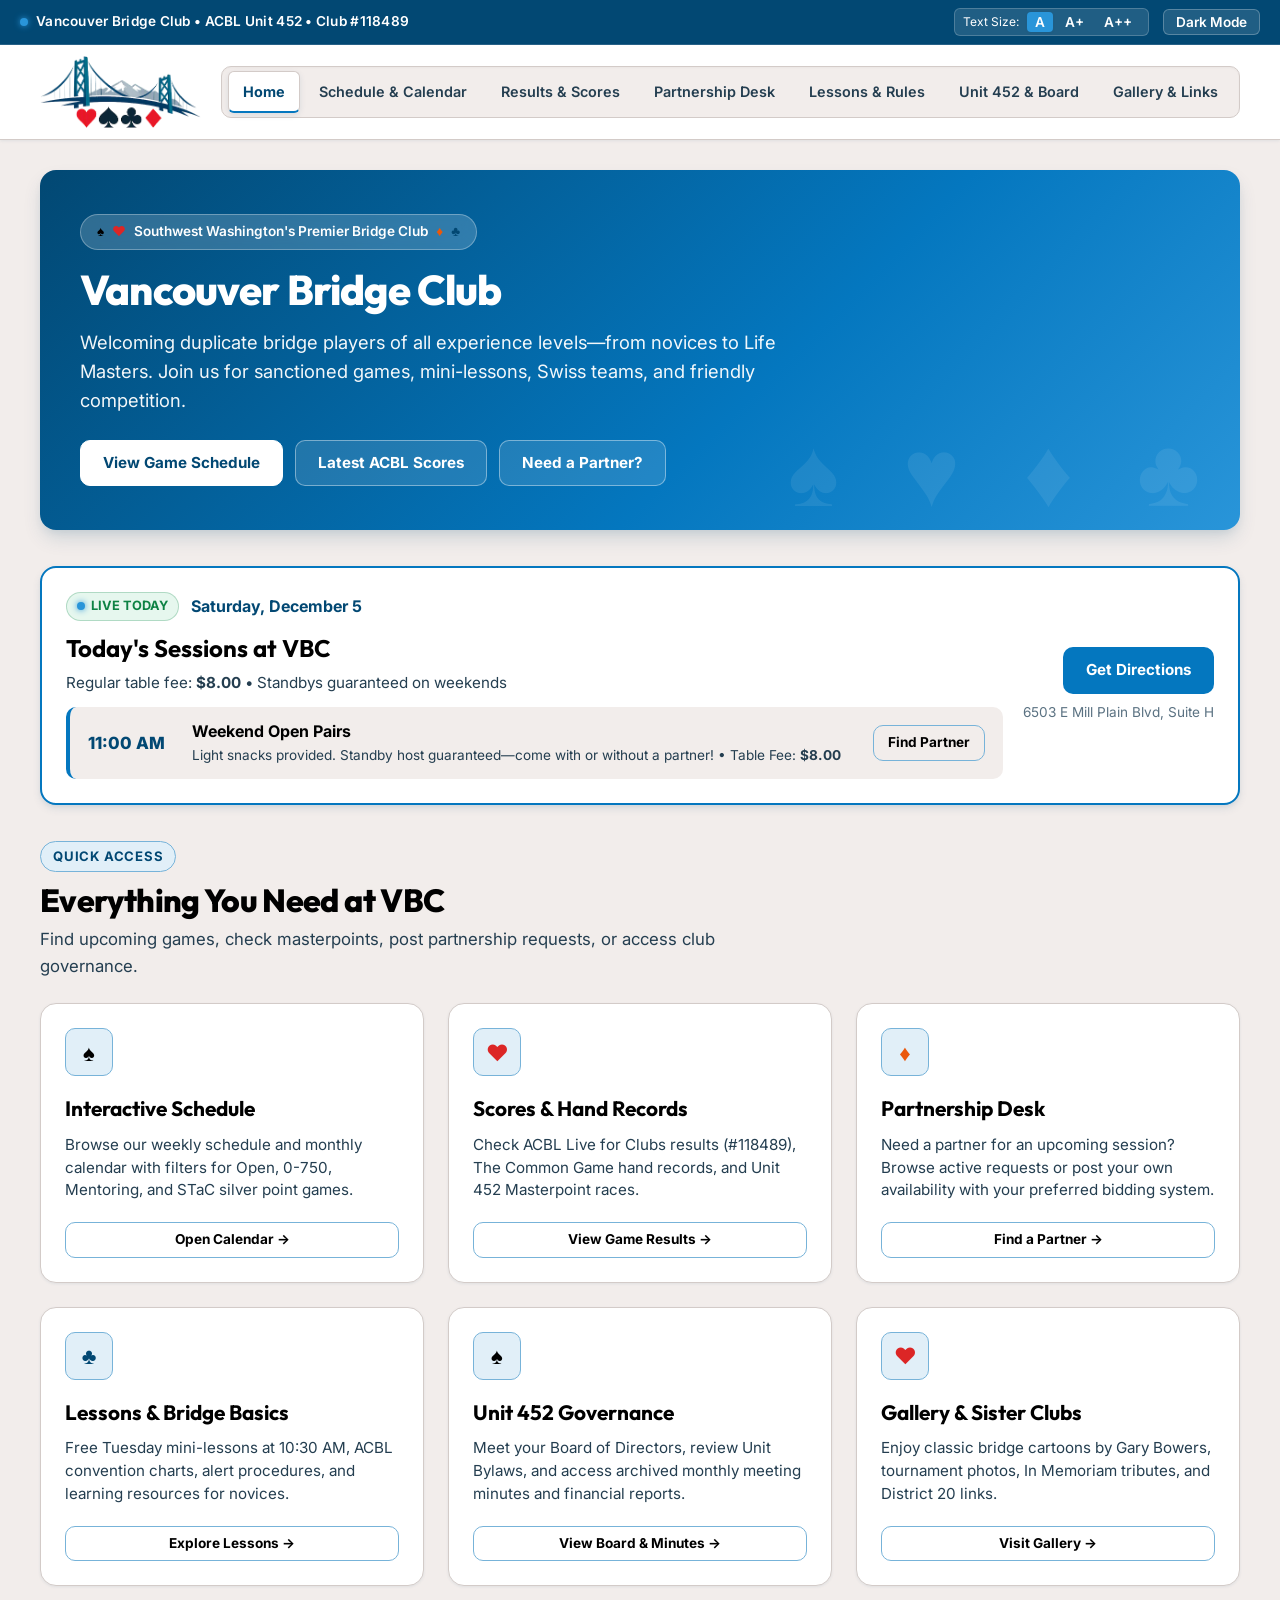
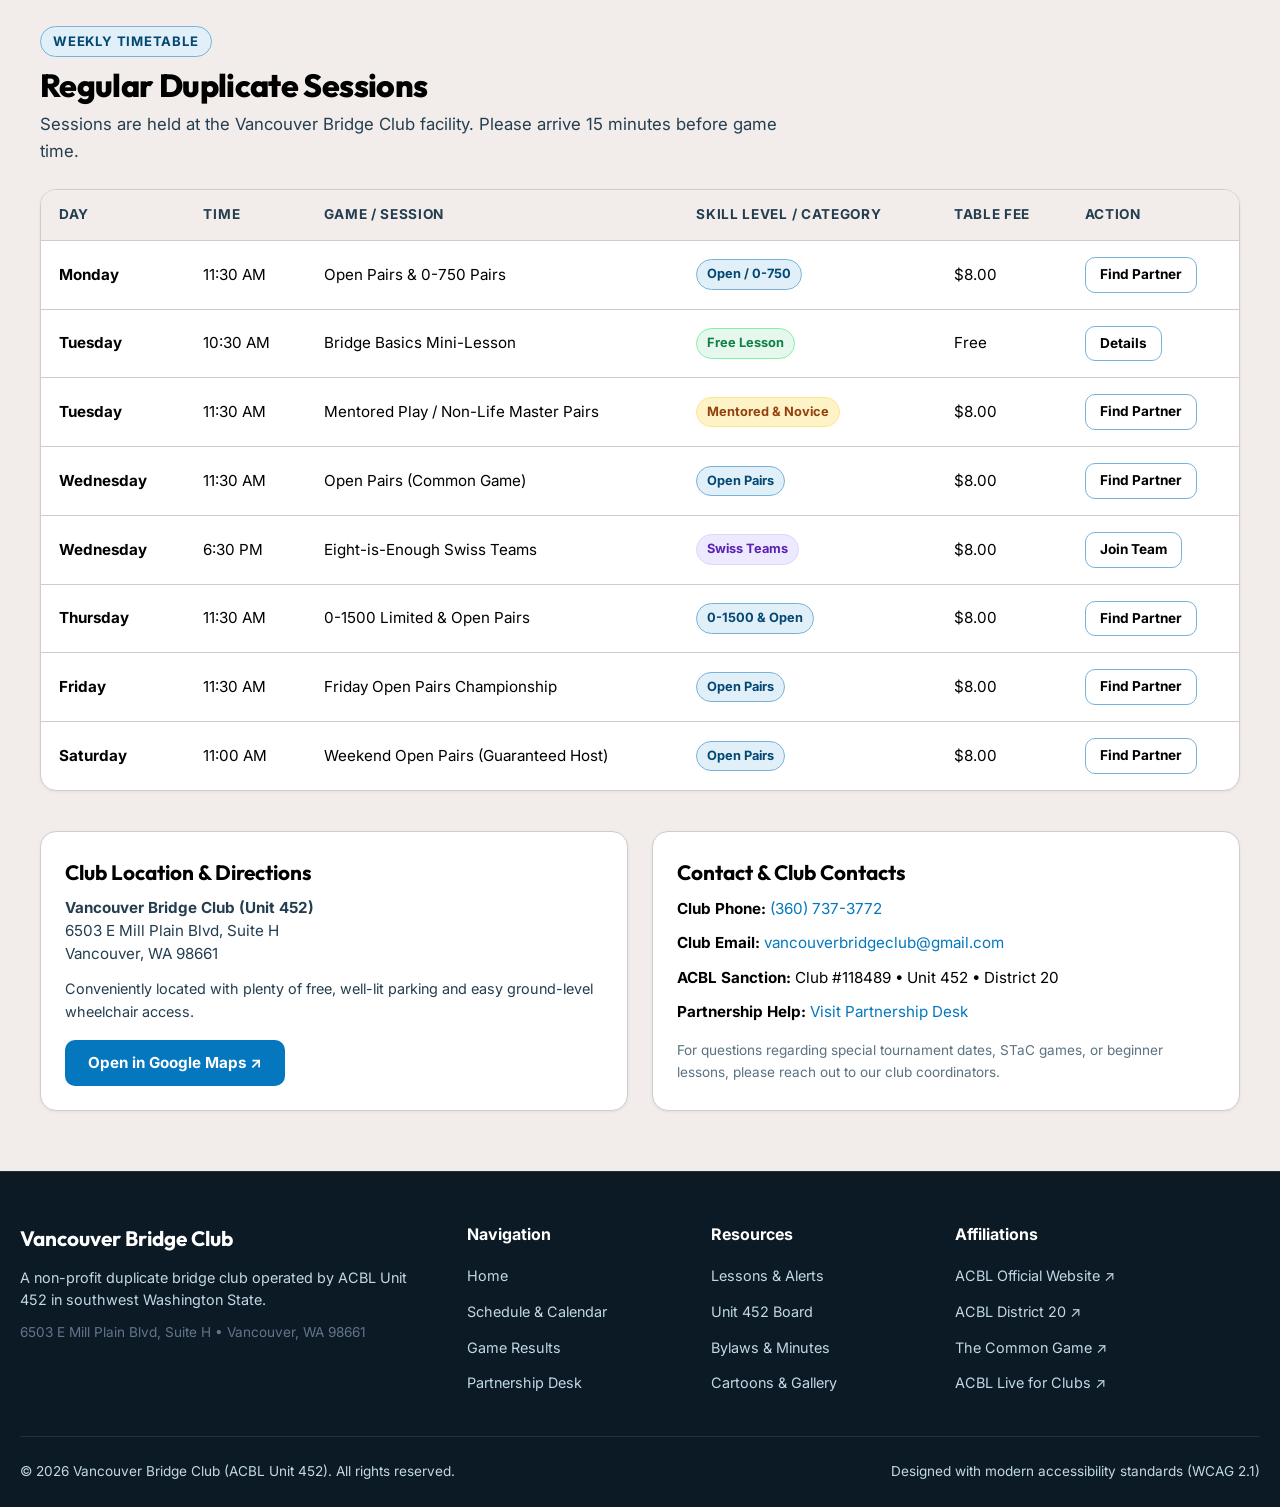
<file: index.html>
<!DOCTYPE html>
<html lang="en" data-theme="light" data-text-size="normal">
<head>
  <meta charset="UTF-8">
  <meta name="viewport" content="width=device-width, initial-scale=1.0">
  <title>Vancouver Bridge Club (VBC #118489) | ACBL Unit 452 - Vancouver, WA</title>
  <meta name="description" content="Welcome to the Vancouver Bridge Club (ACBL Unit 452) in Southwest Washington. Duplicate bridge games, lessons, masterpoint races, and partnership matchmaking.">
  
  <!-- Modern Typography -->
  <link rel="preconnect" href="https://fonts.googleapis.com">
  <link rel="preconnect" href="https://fonts.gstatic.com" crossorigin>
  <link href="https://fonts.googleapis.com/css2?family=Inter:wght@400;500;600;700&family=Outfit:wght@600;700;800&display=swap" rel="stylesheet">
  
  <link rel="stylesheet" href="css/styles.css">
</head>
<body>

  <!-- Senior Accessibility & High-Contrast Toolbar -->
  <div class="accessibility-bar" role="region" aria-label="Accessibility Toolbar">
    <div class="accessibility-container">
      <div class="access-club-badge">
        <span class="access-badge-dot"></span>
        <span>Vancouver Bridge Club • ACBL Unit 452 • Club #118489</span>
      </div>
      <div class="access-controls">
        <div class="font-scale-group" title="Adjust text size for easier reading">
          <span style="font-size:0.75rem; margin-right:4px;">Text Size:</span>
          <button class="font-scale-btn active" data-size="normal" aria-label="Normal font size">A</button>
          <button class="font-scale-btn" data-size="large" aria-label="Large font size">A+</button>
          <button class="font-scale-btn" data-size="xlarge" aria-label="Extra large font size">A++</button>
        </div>
        <button class="theme-toggle-btn" id="theme-toggle-btn" aria-label="Toggle dark mode">
          Dark Mode
        </button>
      </div>
    </div>
  </div>

  <!-- Main Navigation Header -->
  <header class="site-header">
    <div class="header-container">
      <a href="index.html" class="brand-link" aria-label="Vancouver Bridge Club Home">
        <img src="assets/logo.png" alt="Vancouver Bridge Club Logo" class="brand-logo-img">
      </a>

      <button class="mobile-menu-toggle" id="mobile-menu-btn" aria-label="Toggle navigation menu" aria-expanded="false">
        <svg width="24" height="24" viewBox="0 0 24 24" fill="none" stroke="currentColor" stroke-width="2">
          <path d="M4 6h16M4 12h16M4 18h16"></path>
        </svg>
      </button>

      <nav class="main-nav" id="main-nav" aria-label="Main Navigation">
        <a href="index.html" class="nav-link active">Home</a>
        <a href="schedule.html" class="nav-link">Schedule & Calendar</a>
        <a href="results.html" class="nav-link">Results & Scores</a>
        <a href="partnership.html" class="nav-link">Partnership Desk</a>
        <a href="learn.html" class="nav-link">Lessons & Rules</a>
        <a href="governance.html" class="nav-link">Unit 452 & Board</a>
        <a href="community.html" class="nav-link">Gallery & Links</a>
      </nav>
    </div>
  </header>

  <!-- Main Page Content -->
  <main class="main-container">

    <!-- Hero Banner -->
    <section class="hero-banner">
      <div class="hero-content">
        <div class="hero-badge">
          <span class="suit-pip suit-spade">♠</span>
          <span class="suit-pip suit-heart">♥</span>
          <span>Southwest Washington's Premier Bridge Club</span>
          <span class="suit-pip suit-diamond">♦</span>
          <span class="suit-pip suit-club">♣</span>
        </div>
        <h1 class="hero-title">Vancouver Bridge Club</h1>
        <p class="hero-desc">
          Welcoming duplicate bridge players of all experience levels—from novices to Life Masters. Join us for sanctioned games, mini-lessons, Swiss teams, and friendly competition.
        </p>
        <div class="hero-actions">
          <a href="schedule.html" class="btn btn-accent">View Game Schedule</a>
          <a href="results.html" class="btn btn-outline-light">Latest ACBL Scores</a>
          <a href="partnership.html" class="btn btn-outline-light">Need a Partner?</a>
        </div>
      </div>
    </section>

    <!-- Today at the Club Dynamic Highlight -->
    <section class="today-status-card">
      <div>
        <div class="today-header">
          <div class="live-indicator">
            <span class="access-badge-dot"></span>
            <span>Live Today</span>
          </div>
          <span id="today-date-badge" style="font-weight: 700; color: var(--primary);">Monday, August 10</span>
        </div>
        <h2 style="font-family: var(--font-heading); font-size: 1.5rem; margin-bottom: 4px;">Today's Sessions at VBC</h2>
        <p style="color: var(--text-muted); font-size: 0.95rem;">Regular table fee: <strong>$8.00</strong> • Standbys guaranteed on weekends</p>

        <!-- Dynamically injected by js/app.js -->
        <div class="today-games-list" id="today-games-container">
          <div class="today-game-item">
            <div class="game-time-badge">11:30 AM</div>
            <div class="game-info">
              <div class="game-title-text">Open Pairs & 0-750 Pairs</div>
              <div class="game-details-text">Full masterpoints with The Common Game hand analysis • Table Fee: $8.00</div>
            </div>
            <div>
              <a href="partnership.html" class="btn btn-sm btn-outline">Find Partner</a>
            </div>
          </div>
        </div>
      </div>

      <div style="text-align: right;">
        <a href="https://maps.google.com/?q=6503+E+Mill+Plain+Blvd+Suite+H+Vancouver+WA+98661" target="_blank" rel="noopener" class="btn btn-primary" style="margin-bottom:8px;">
          Get Directions
        </a>
        <div style="font-size: 0.85rem; color: var(--text-subtle);">6503 E Mill Plain Blvd, Suite H</div>
      </div>
    </section>

    <!-- Quick-Action Navigation Grid -->
    <section style="margin-bottom: 40px;">
      <div class="section-header">
        <span class="section-tag">Quick Access</span>
        <h2 class="section-title">Everything You Need at VBC</h2>
        <p class="section-subtitle">Find upcoming games, check masterpoints, post partnership requests, or access club governance.</p>
      </div>

      <div class="grid-3">
        <!-- Card 1 -->
        <div class="card">
          <div class="card-icon"><span class="suit-pip suit-spade">♠</span></div>
          <h3 class="card-title">Interactive Schedule</h3>
          <p class="card-desc">Browse our weekly schedule and monthly calendar with filters for Open, 0-750, Mentoring, and STaC silver point games.</p>
          <a href="schedule.html" class="btn btn-outline btn-sm">Open Calendar →</a>
        </div>

        <!-- Card 2 -->
        <div class="card">
          <div class="card-icon"><span class="suit-pip suit-heart">♥</span></div>
          <h3 class="card-title">Scores & Hand Records</h3>
          <p class="card-desc">Check ACBL Live for Clubs results (#118489), The Common Game hand records, and Unit 452 Masterpoint races.</p>
          <a href="results.html" class="btn btn-outline btn-sm">View Game Results →</a>
        </div>

        <!-- Card 3 -->
        <div class="card">
          <div class="card-icon"><span class="suit-pip suit-diamond">♦</span></div>
          <h3 class="card-title">Partnership Desk</h3>
          <p class="card-desc">Need a partner for an upcoming session? Browse active requests or post your own availability with your preferred bidding system.</p>
          <a href="partnership.html" class="btn btn-outline btn-sm">Find a Partner →</a>
        </div>

        <!-- Card 4 -->
        <div class="card">
          <div class="card-icon"><span class="suit-pip suit-club">♣</span></div>
          <h3 class="card-title">Lessons & Bridge Basics</h3>
          <p class="card-desc">Free Tuesday mini-lessons at 10:30 AM, ACBL convention charts, alert procedures, and learning resources for novices.</p>
          <a href="learn.html" class="btn btn-outline btn-sm">Explore Lessons →</a>
        </div>

        <!-- Card 5 -->
        <div class="card">
          <div class="card-icon"><span class="suit-pip suit-spade">♠</span></div>
          <h3 class="card-title">Unit 452 Governance</h3>
          <p class="card-desc">Meet your Board of Directors, review Unit Bylaws, and access archived monthly meeting minutes and financial reports.</p>
          <a href="governance.html" class="btn btn-outline btn-sm">View Board & Minutes →</a>
        </div>

        <!-- Card 6 -->
        <div class="card">
          <div class="card-icon"><span class="suit-pip suit-heart">♥</span></div>
          <h3 class="card-title">Gallery & Sister Clubs</h3>
          <p class="card-desc">Enjoy classic bridge cartoons by Gary Bowers, tournament photos, In Memoriam tributes, and District 20 links.</p>
          <a href="community.html" class="btn btn-outline btn-sm">Visit Gallery →</a>
        </div>
      </div>
    </section>

    <!-- Weekly Schedule Summary Table -->
    <section style="margin-bottom: 40px;">
      <div class="section-header">
        <span class="section-tag">Weekly Timetable</span>
        <h2 class="section-title">Regular Duplicate Sessions</h2>
        <p class="section-subtitle">Sessions are held at the Vancouver Bridge Club facility. Please arrive 15 minutes before game time.</p>
      </div>

      <div class="schedule-table-card">
        <div class="table-responsive">
          <table class="modern-table">
            <thead>
              <tr>
                <th>Day</th>
                <th>Time</th>
                <th>Game / Session</th>
                <th>Skill Level / Category</th>
                <th>Table Fee</th>
                <th>Action</th>
              </tr>
            </thead>
            <tbody>
              <tr>
                <td><strong>Monday</strong></td>
                <td>11:30 AM</td>
                <td>Open Pairs & 0-750 Pairs</td>
                <td><span class="badge badge-blue">Open / 0-750</span></td>
                <td>$8.00</td>
                <td><a href="partnership.html" class="btn btn-sm btn-outline">Find Partner</a></td>
              </tr>
              <tr>
                <td><strong>Tuesday</strong></td>
                <td>10:30 AM</td>
                <td>Bridge Basics Mini-Lesson</td>
                <td><span class="badge badge-green">Free Lesson</span></td>
                <td>Free</td>
                <td><a href="learn.html" class="btn btn-sm btn-outline">Details</a></td>
              </tr>
              <tr>
                <td><strong>Tuesday</strong></td>
                <td>11:30 AM</td>
                <td>Mentored Play / Non-Life Master Pairs</td>
                <td><span class="badge badge-amber">Mentored & Novice</span></td>
                <td>$8.00</td>
                <td><a href="partnership.html" class="btn btn-sm btn-outline">Find Partner</a></td>
              </tr>
              <tr>
                <td><strong>Wednesday</strong></td>
                <td>11:30 AM</td>
                <td>Open Pairs (Common Game)</td>
                <td><span class="badge badge-blue">Open Pairs</span></td>
                <td>$8.00</td>
                <td><a href="partnership.html" class="btn btn-sm btn-outline">Find Partner</a></td>
              </tr>
              <tr>
                <td><strong>Wednesday</strong></td>
                <td>6:30 PM</td>
                <td>Eight-is-Enough Swiss Teams</td>
                <td><span class="badge badge-purple">Swiss Teams</span></td>
                <td>$8.00</td>
                <td><a href="partnership.html" class="btn btn-sm btn-outline">Join Team</a></td>
              </tr>
              <tr>
                <td><strong>Thursday</strong></td>
                <td>11:30 AM</td>
                <td>0-1500 Limited & Open Pairs</td>
                <td><span class="badge badge-blue">0-1500 & Open</span></td>
                <td>$8.00</td>
                <td><a href="partnership.html" class="btn btn-sm btn-outline">Find Partner</a></td>
              </tr>
              <tr>
                <td><strong>Friday</strong></td>
                <td>11:30 AM</td>
                <td>Friday Open Pairs Championship</td>
                <td><span class="badge badge-blue">Open Pairs</span></td>
                <td>$8.00</td>
                <td><a href="partnership.html" class="btn btn-sm btn-outline">Find Partner</a></td>
              </tr>
              <tr>
                <td><strong>Saturday</strong></td>
                <td>11:00 AM</td>
                <td>Weekend Open Pairs (Guaranteed Host)</td>
                <td><span class="badge badge-blue">Open Pairs</span></td>
                <td>$8.00</td>
                <td><a href="partnership.html" class="btn btn-sm btn-outline">Find Partner</a></td>
              </tr>
            </tbody>
          </table>
        </div>
      </div>
    </section>

    <!-- Location, Parking & Contact Section -->
    <section class="grid-2" style="margin-bottom: 30px;">
      <div class="card">
        <h3 class="card-title">Club Location & Directions</h3>
        <p class="card-desc" style="margin-bottom: 12px;">
          <strong>Vancouver Bridge Club (Unit 452)</strong><br>
          6503 E Mill Plain Blvd, Suite H<br>
          Vancouver, WA 98661
        </p>
        <p style="font-size: 0.9rem; color: var(--text-muted); margin-bottom: 16px;">
          Conveniently located with plenty of free, well-lit parking and easy ground-level wheelchair access.
        </p>
        <a href="https://maps.google.com/?q=6503+E+Mill+Plain+Blvd+Suite+H+Vancouver+WA+98661" target="_blank" rel="noopener" class="btn btn-primary" style="align-self: flex-start;">
          Open in Google Maps ↗
        </a>
      </div>

      <div class="card">
        <h3 class="card-title">Contact & Club Contacts</h3>
        <ul style="list-style: none; display: flex; flex-direction: column; gap: 10px; font-size: 0.95rem; margin-bottom: 16px;">
          <li><strong>Club Phone:</strong> <a href="tel:3607373772">(360) 737-3772</a></li>
          <li><strong>Club Email:</strong> <a href="mailto:vancouverbridgeclub@gmail.com">vancouverbridgeclub@gmail.com</a></li>
          <li><strong>ACBL Sanction:</strong> Club #118489 • Unit 452 • District 20</li>
          <li><strong>Partnership Help:</strong> <a href="partnership.html">Visit Partnership Desk</a></li>
        </ul>
        <p style="font-size: 0.85rem; color: var(--text-subtle);">
          For questions regarding special tournament dates, STaC games, or beginner lessons, please reach out to our club coordinators.
        </p>
      </div>
    </section>

  </main>

  <!-- Site Footer -->
  <footer class="site-footer">
    <div class="footer-container">
      <div class="footer-brand">
        <h3>Vancouver Bridge Club</h3>
        <p style="font-size: 0.9rem; line-height: 1.5; margin-bottom: 12px;">
          A non-profit duplicate bridge club operated by ACBL Unit 452 in southwest Washington State.
        </p>
        <p style="font-size: 0.85rem; color: #64748b;">
          6503 E Mill Plain Blvd, Suite H • Vancouver, WA 98661
        </p>
      </div>

      <div class="footer-links-col">
        <h4>Navigation</h4>
        <ul class="footer-links-list">
          <li><a href="index.html">Home</a></li>
          <li><a href="schedule.html">Schedule & Calendar</a></li>
          <li><a href="results.html">Game Results</a></li>
          <li><a href="partnership.html">Partnership Desk</a></li>
        </ul>
      </div>

      <div class="footer-links-col">
        <h4>Resources</h4>
        <ul class="footer-links-list">
          <li><a href="learn.html">Lessons & Alerts</a></li>
          <li><a href="governance.html">Unit 452 Board</a></li>
          <li><a href="governance.html">Bylaws & Minutes</a></li>
          <li><a href="community.html">Cartoons & Gallery</a></li>
        </ul>
      </div>

      <div class="footer-links-col">
        <h4>Affiliations</h4>
        <ul class="footer-links-list">
          <li><a href="https://www.acbl.org/" target="_blank" rel="noopener">ACBL Official Website ↗</a></li>
          <li><a href="https://web2.acbld20.org/" target="_blank" rel="noopener">ACBL District 20 ↗</a></li>
          <li><a href="https://tcgcloud.bridgefinesse.com/ClubWebHost/118489/" target="_blank" rel="noopener">The Common Game ↗</a></li>
          <li><a href="https://my.acbl.org/club-results/118489" target="_blank" rel="noopener">ACBL Live for Clubs ↗</a></li>
        </ul>
      </div>
    </div>

    <div class="footer-bottom">
      <div>&copy; 2026 Vancouver Bridge Club (ACBL Unit 452). All rights reserved.</div>
      <div>Designed with modern accessibility standards (WCAG 2.1)</div>
    </div>
  </footer>

  <!-- Scripts -->
  <script src="js/data.js"></script>
  <script src="js/app.js"></script>
</body>
</html>
</file>
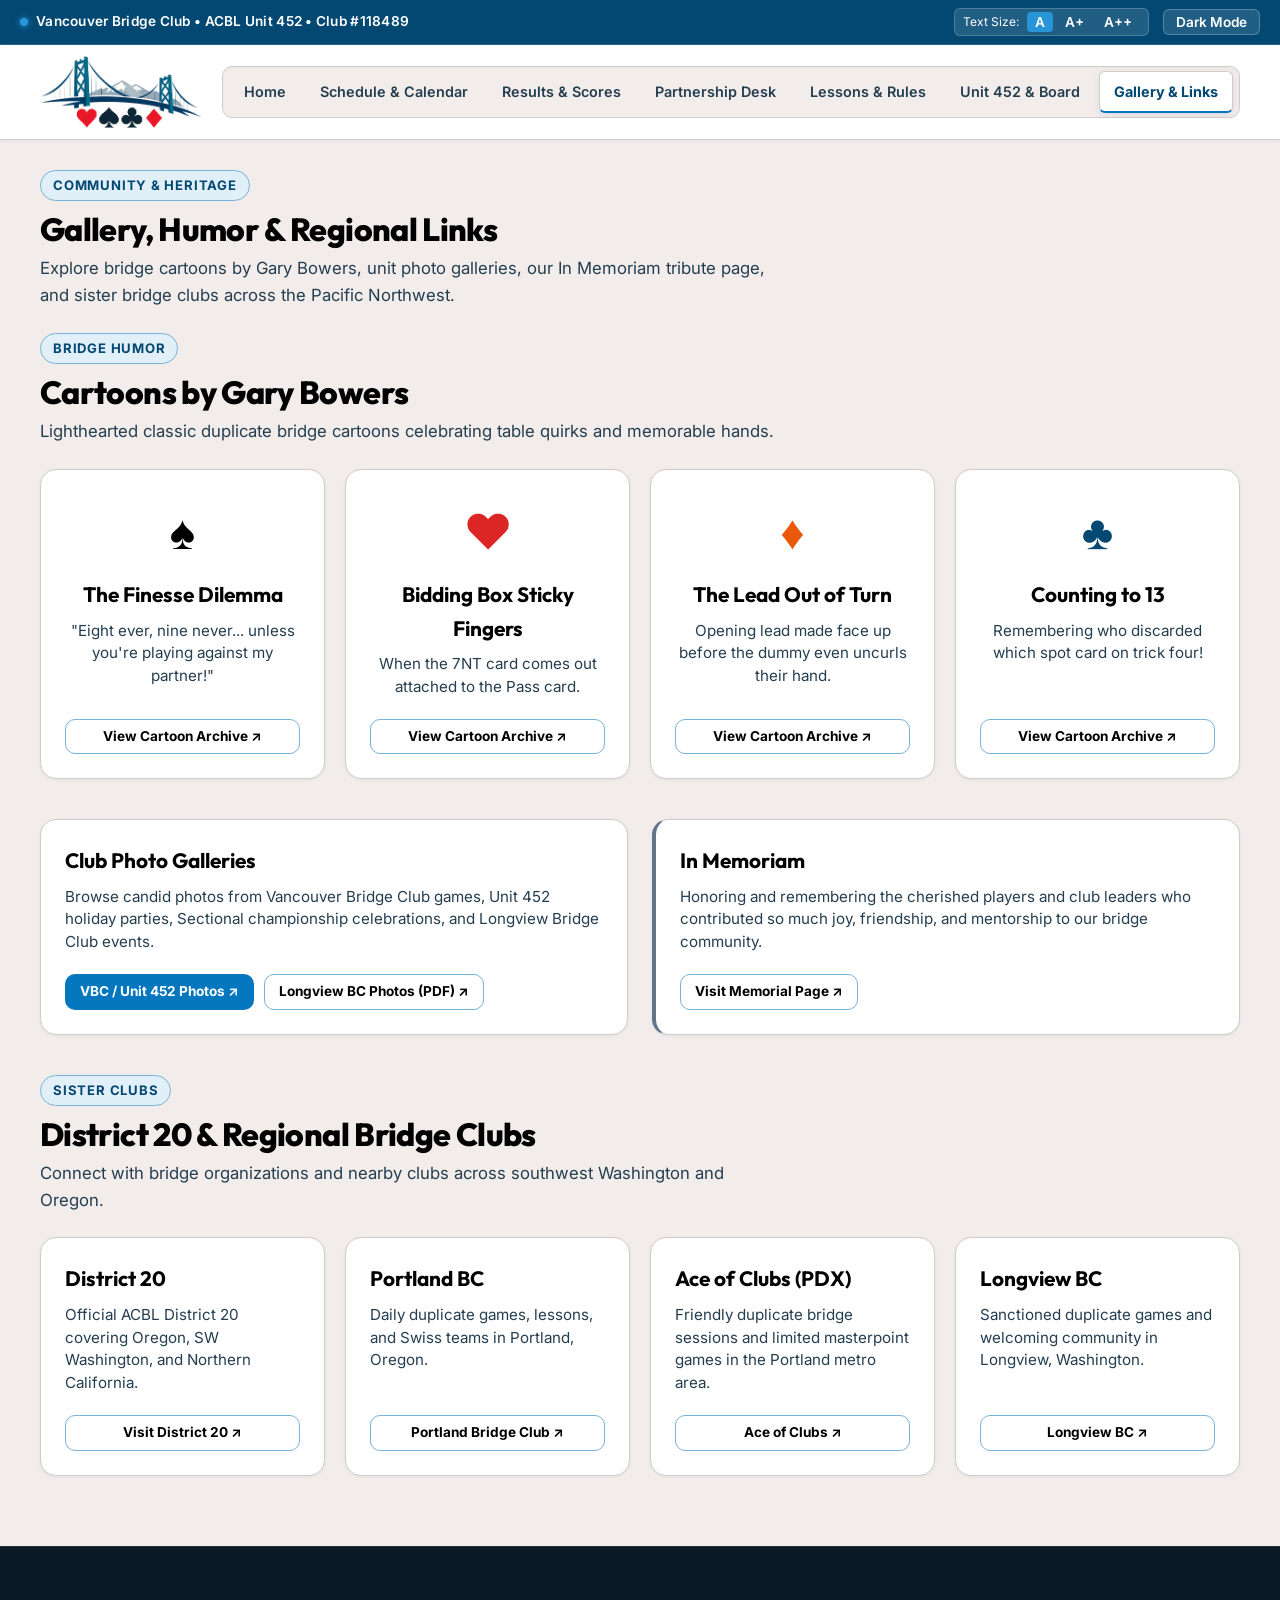
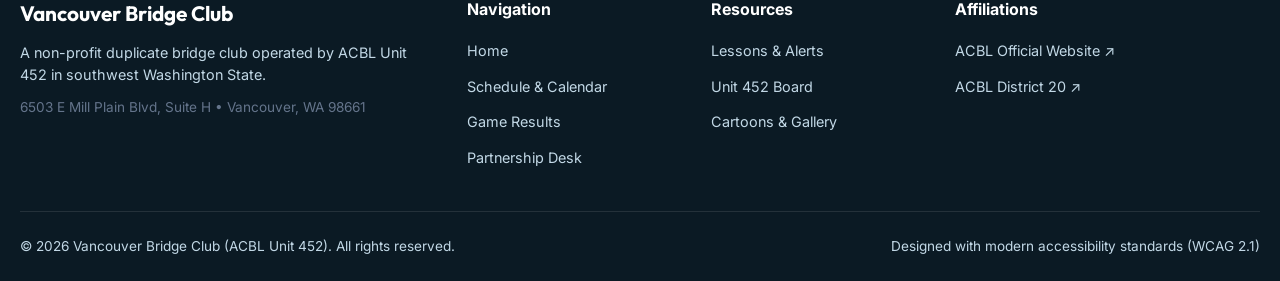
<file: community.html>
<!DOCTYPE html>
<html lang="en" data-theme="light" data-text-size="normal">
<head>
  <meta charset="UTF-8">
  <meta name="viewport" content="width=device-width, initial-scale=1.0">
  <title>Gallery & Sister Clubs | Vancouver Bridge Club (ACBL Unit 452)</title>
  <meta name="description" content="Community photo gallery, Gary Bowers bridge cartoons, In Memoriam tributes, and District 20 sister club links.">
  
  <link rel="preconnect" href="https://fonts.googleapis.com">
  <link rel="preconnect" href="https://fonts.gstatic.com" crossorigin>
  <link href="https://fonts.googleapis.com/css2?family=Inter:wght@400;500;600;700&family=Outfit:wght@600;700;800&display=swap" rel="stylesheet">
  
  <link rel="stylesheet" href="css/styles.css">
</head>
<body>

  <!-- Accessibility Toolbar -->
  <div class="accessibility-bar" role="region" aria-label="Accessibility Toolbar">
    <div class="accessibility-container">
      <div class="access-club-badge">
        <span class="access-badge-dot"></span>
        <span>Vancouver Bridge Club • ACBL Unit 452 • Club #118489</span>
      </div>
      <div class="access-controls">
        <div class="font-scale-group" title="Adjust text size for easier reading">
          <span style="font-size:0.75rem; margin-right:4px;">Text Size:</span>
          <button class="font-scale-btn active" data-size="normal">A</button>
          <button class="font-scale-btn" data-size="large">A+</button>
          <button class="font-scale-btn" data-size="xlarge">A++</button>
        </div>
        <button class="theme-toggle-btn" id="theme-toggle-btn">Dark Mode</button>
      </div>
    </div>
  </div>

  <!-- Header -->
  <header class="site-header">
    <div class="header-container">
      <a href="index.html" class="brand-link">
        <img src="assets/logo.png" alt="Vancouver Bridge Club Logo" class="brand-logo-img">
      </a>
      <button class="mobile-menu-toggle" id="mobile-menu-btn" aria-label="Toggle navigation menu">
        <svg width="24" height="24" viewBox="0 0 24 24" fill="none" stroke="currentColor" stroke-width="2">
          <path d="M4 6h16M4 12h16M4 18h16"></path>
        </svg>
      </button>
      <nav class="main-nav" id="main-nav">
        <a href="index.html" class="nav-link">Home</a>
        <a href="schedule.html" class="nav-link">Schedule & Calendar</a>
        <a href="results.html" class="nav-link">Results & Scores</a>
        <a href="partnership.html" class="nav-link">Partnership Desk</a>
        <a href="learn.html" class="nav-link">Lessons & Rules</a>
        <a href="governance.html" class="nav-link">Unit 452 & Board</a>
        <a href="community.html" class="nav-link active">Gallery & Links</a>
      </nav>
    </div>
  </header>

  <main class="main-container">

    <div class="section-header">
      <span class="section-tag">Community & Heritage</span>
      <h1 class="section-title">Gallery, Humor & Regional Links</h1>
      <p class="section-subtitle">
        Explore bridge cartoons by Gary Bowers, unit photo galleries, our In Memoriam tribute page, and sister bridge clubs across the Pacific Northwest.
      </p>
    </div>

    <!-- Gary Bowers Cartoons Showcase -->
    <div class="section-header">
      <span class="section-tag">Bridge Humor</span>
      <h2 class="section-title">Cartoons by Gary Bowers</h2>
      <p class="section-subtitle">Lighthearted classic duplicate bridge cartoons celebrating table quirks and memorable hands.</p>
    </div>

    <div class="grid-4" style="margin-bottom: 40px;">
      <div class="card" style="text-align: center; padding: 24px;">
        <div style="font-size: 3rem; margin-bottom: 8px;"><span class="suit-pip suit-spade">♠</span></div>
        <h3 class="card-title">The Finesse Dilemma</h3>
        <p class="card-desc">"Eight ever, nine never... unless you're playing against my partner!"</p>
        <a href="https://acbld20.org/vbc/Gallery/Bowers_Cartoons/index.html" target="_blank" rel="noopener" class="btn btn-outline btn-sm">View Cartoon Archive ↗</a>
      </div>

      <div class="card" style="text-align: center; padding: 24px;">
        <div style="font-size: 3rem; margin-bottom: 8px;"><span class="suit-pip suit-heart">♥</span></div>
        <h3 class="card-title">Bidding Box Sticky Fingers</h3>
        <p class="card-desc">When the 7NT card comes out attached to the Pass card.</p>
        <a href="https://acbld20.org/vbc/Gallery/Bowers_Cartoons/index.html" target="_blank" rel="noopener" class="btn btn-outline btn-sm">View Cartoon Archive ↗</a>
      </div>

      <div class="card" style="text-align: center; padding: 24px;">
        <div style="font-size: 3rem; margin-bottom: 8px;"><span class="suit-pip suit-diamond">♦</span></div>
        <h3 class="card-title">The Lead Out of Turn</h3>
        <p class="card-desc">Opening lead made face up before the dummy even uncurls their hand.</p>
        <a href="https://acbld20.org/vbc/Gallery/Bowers_Cartoons/index.html" target="_blank" rel="noopener" class="btn btn-outline btn-sm">View Cartoon Archive ↗</a>
      </div>

      <div class="card" style="text-align: center; padding: 24px;">
        <div style="font-size: 3rem; margin-bottom: 8px;"><span class="suit-pip suit-club">♣</span></div>
        <h3 class="card-title">Counting to 13</h3>
        <p class="card-desc">Remembering who discarded which spot card on trick four!</p>
        <a href="https://acbld20.org/vbc/Gallery/Bowers_Cartoons/index.html" target="_blank" rel="noopener" class="btn btn-outline btn-sm">View Cartoon Archive ↗</a>
      </div>
    </div>

    <!-- Photo Galleries & Memorial Section -->
    <div class="grid-2" style="margin-bottom: 40px;">
      <!-- Photo Gallery -->
      <div class="card">
        <h3 class="card-title">Club Photo Galleries</h3>
        <p class="card-desc">
          Browse candid photos from Vancouver Bridge Club games, Unit 452 holiday parties, Sectional championship celebrations, and Longview Bridge Club events.
        </p>
        <div style="display: flex; gap: 10px; flex-wrap: wrap;">
          <a href="https://acbld20.org/vbc/U452_photo_gallery.html" target="_blank" rel="noopener" class="btn btn-primary btn-sm">
            VBC / Unit 452 Photos ↗
          </a>
          <a href="https://acbld20.org/lbc/Photo_Gallery.pdf" target="_blank" rel="noopener" class="btn btn-outline btn-sm">
            Longview BC Photos (PDF) ↗
          </a>
        </div>
      </div>

      <!-- In Memoriam -->
      <div class="card" style="border-left: 4px solid #64748b;">
        <h3 class="card-title">In Memoriam</h3>
        <p class="card-desc">
          Honoring and remembering the cherished players and club leaders who contributed so much joy, friendship, and mentorship to our bridge community.
        </p>
        <a href="https://acbld20.org/vbc/Gallery/In_Memoriam/index.html" target="_blank" rel="noopener" class="btn btn-outline btn-sm" style="align-self: flex-start;">
          Visit Memorial Page ↗
        </a>
      </div>
    </div>

    <!-- Sister Clubs & Regional Organizations -->
    <div class="section-header">
      <span class="section-tag">Sister Clubs</span>
      <h2 class="section-title">District 20 & Regional Bridge Clubs</h2>
      <p class="section-subtitle">Connect with bridge organizations and nearby clubs across southwest Washington and Oregon.</p>
    </div>

    <div class="grid-4" style="margin-bottom: 40px;">
      <!-- District 20 -->
      <div class="card">
        <h3 class="card-title">District 20</h3>
        <p class="card-desc">Official ACBL District 20 covering Oregon, SW Washington, and Northern California.</p>
        <a href="https://web2.acbld20.org/index.html" target="_blank" rel="noopener" class="btn btn-outline btn-sm">Visit District 20 ↗</a>
      </div>

      <!-- Portland Bridge Club -->
      <div class="card">
        <h3 class="card-title">Portland BC</h3>
        <p class="card-desc">Daily duplicate games, lessons, and Swiss teams in Portland, Oregon.</p>
        <a href="https://www.bridgewebs.com/portland/" target="_blank" rel="noopener" class="btn btn-outline btn-sm">Portland Bridge Club ↗</a>
      </div>

      <!-- Ace of Clubs (Portland) -->
      <div class="card">
        <h3 class="card-title">Ace of Clubs (PDX)</h3>
        <p class="card-desc">Friendly duplicate bridge sessions and limited masterpoint games in the Portland metro area.</p>
        <a href="http://www.bridgewebs.com/cgi-bin/bwom/bw.cgi?club=aceofclubs/" target="_blank" rel="noopener" class="btn btn-outline btn-sm">Ace of Clubs ↗</a>
      </div>

      <!-- Longview Bridge Club -->
      <div class="card">
        <h3 class="card-title">Longview BC</h3>
        <p class="card-desc">Sanctioned duplicate games and welcoming community in Longview, Washington.</p>
        <a href="https://web2.acbld20.org/lbc/LBC_home.html" target="_blank" rel="noopener" class="btn btn-outline btn-sm">Longview BC ↗</a>
      </div>
    </div>

  </main>

  <!-- Footer -->
  <footer class="site-footer">
    <div class="footer-container">
      <div class="footer-brand">
        <h3>Vancouver Bridge Club</h3>
        <p style="font-size: 0.9rem; line-height: 1.5; margin-bottom: 12px;">
          A non-profit duplicate bridge club operated by ACBL Unit 452 in southwest Washington State.
        </p>
        <p style="font-size: 0.85rem; color: #64748b;">
          6503 E Mill Plain Blvd, Suite H • Vancouver, WA 98661
        </p>
      </div>
      <div class="footer-links-col">
        <h4>Navigation</h4>
        <ul class="footer-links-list">
          <li><a href="index.html">Home</a></li>
          <li><a href="schedule.html">Schedule & Calendar</a></li>
          <li><a href="results.html">Game Results</a></li>
          <li><a href="partnership.html">Partnership Desk</a></li>
        </ul>
      </div>
      <div class="footer-links-col">
        <h4>Resources</h4>
        <ul class="footer-links-list">
          <li><a href="learn.html">Lessons & Alerts</a></li>
          <li><a href="governance.html">Unit 452 Board</a></li>
          <li><a href="community.html">Cartoons & Gallery</a></li>
        </ul>
      </div>
      <div class="footer-links-col">
        <h4>Affiliations</h4>
        <ul class="footer-links-list">
          <li><a href="https://www.acbl.org/" target="_blank" rel="noopener">ACBL Official Website ↗</a></li>
          <li><a href="https://web2.acbld20.org/" target="_blank" rel="noopener">ACBL District 20 ↗</a></li>
        </ul>
      </div>
    </div>
    <div class="footer-bottom">
      <div>&copy; 2026 Vancouver Bridge Club (ACBL Unit 452). All rights reserved.</div>
      <div>Designed with modern accessibility standards (WCAG 2.1)</div>
    </div>
  </footer>

  <script src="js/data.js"></script>
  <script src="js/app.js"></script>
</body>
</html>
</file>
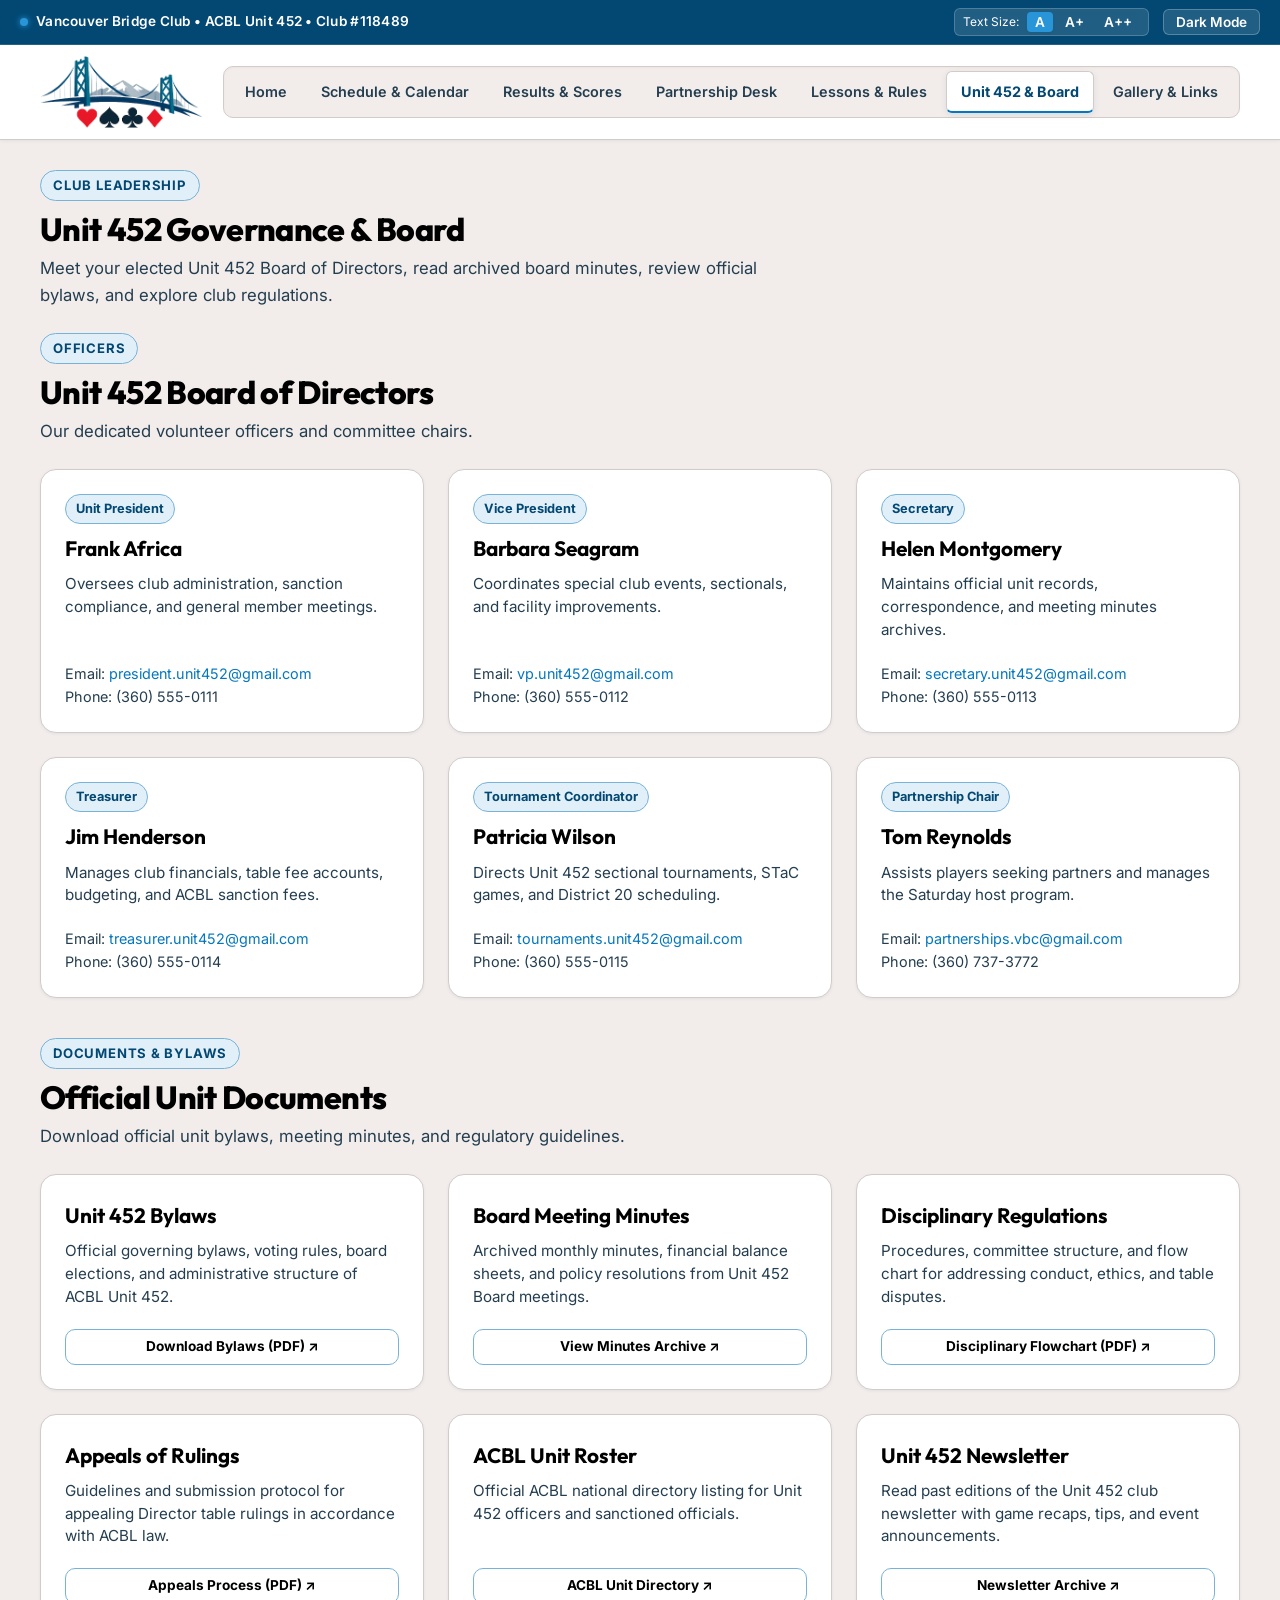
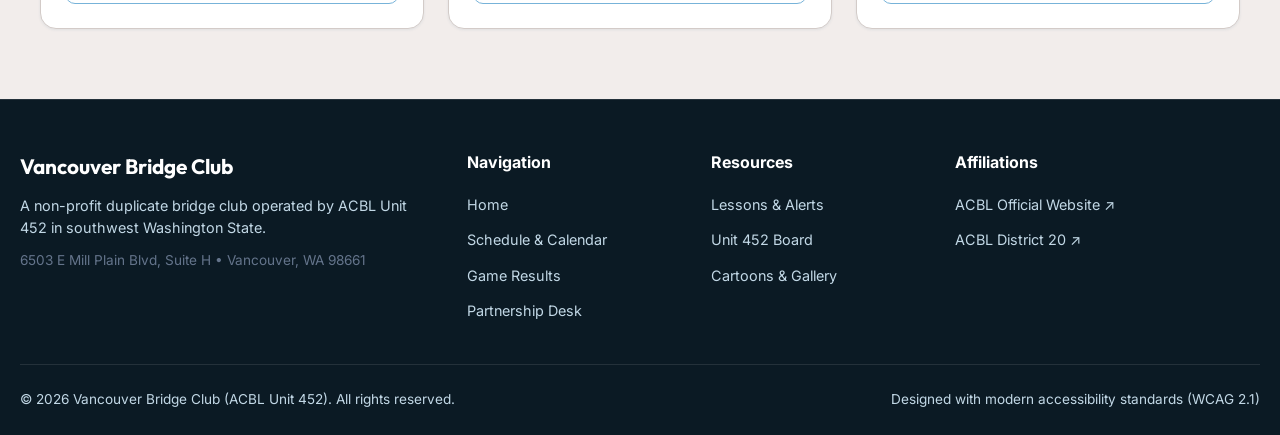
<file: governance.html>
<!DOCTYPE html>
<html lang="en" data-theme="light" data-text-size="normal">
<head>
  <meta charset="UTF-8">
  <meta name="viewport" content="width=device-width, initial-scale=1.0">
  <title>Governance & Board | Vancouver Bridge Club (ACBL Unit 452)</title>
  <meta name="description" content="ACBL Unit 452 Board of Directors, Unit Officers, Bylaws, meeting minutes archive, and club governance documents.">
  
  <link rel="preconnect" href="https://fonts.googleapis.com">
  <link rel="preconnect" href="https://fonts.gstatic.com" crossorigin>
  <link href="https://fonts.googleapis.com/css2?family=Inter:wght@400;500;600;700&family=Outfit:wght@600;700;800&display=swap" rel="stylesheet">
  
  <link rel="stylesheet" href="css/styles.css">
</head>
<body>

  <!-- Accessibility Toolbar -->
  <div class="accessibility-bar" role="region" aria-label="Accessibility Toolbar">
    <div class="accessibility-container">
      <div class="access-club-badge">
        <span class="access-badge-dot"></span>
        <span>Vancouver Bridge Club • ACBL Unit 452 • Club #118489</span>
      </div>
      <div class="access-controls">
        <div class="font-scale-group" title="Adjust text size for easier reading">
          <span style="font-size:0.75rem; margin-right:4px;">Text Size:</span>
          <button class="font-scale-btn active" data-size="normal">A</button>
          <button class="font-scale-btn" data-size="large">A+</button>
          <button class="font-scale-btn" data-size="xlarge">A++</button>
        </div>
        <button class="theme-toggle-btn" id="theme-toggle-btn">Dark Mode</button>
      </div>
    </div>
  </div>

  <!-- Header -->
  <header class="site-header">
    <div class="header-container">
      <a href="index.html" class="brand-link">
        <img src="assets/logo.png" alt="Vancouver Bridge Club Logo" class="brand-logo-img">
      </a>
      <button class="mobile-menu-toggle" id="mobile-menu-btn" aria-label="Toggle navigation menu">
        <svg width="24" height="24" viewBox="0 0 24 24" fill="none" stroke="currentColor" stroke-width="2">
          <path d="M4 6h16M4 12h16M4 18h16"></path>
        </svg>
      </button>
      <nav class="main-nav" id="main-nav">
        <a href="index.html" class="nav-link">Home</a>
        <a href="schedule.html" class="nav-link">Schedule & Calendar</a>
        <a href="results.html" class="nav-link">Results & Scores</a>
        <a href="partnership.html" class="nav-link">Partnership Desk</a>
        <a href="learn.html" class="nav-link">Lessons & Rules</a>
        <a href="governance.html" class="nav-link active">Unit 452 & Board</a>
        <a href="community.html" class="nav-link">Gallery & Links</a>
      </nav>
    </div>
  </header>

  <main class="main-container">

    <div class="section-header">
      <span class="section-tag">Club Leadership</span>
      <h1 class="section-title">Unit 452 Governance & Board</h1>
      <p class="section-subtitle">
        Meet your elected Unit 452 Board of Directors, read archived board minutes, review official bylaws, and explore club regulations.
      </p>
    </div>

    <!-- Board of Directors Directory -->
    <div class="section-header">
      <span class="section-tag">Officers</span>
      <h2 class="section-title">Unit 452 Board of Directors</h2>
      <p class="section-subtitle">Our dedicated volunteer officers and committee chairs.</p>
    </div>

    <div class="grid-3" style="margin-bottom: 40px;">
      <!-- President -->
      <div class="card">
        <span class="badge badge-blue" style="align-self: flex-start; margin-bottom: 8px;">Unit President</span>
        <h3 class="card-title">Frank Africa</h3>
        <p class="card-desc">Oversees club administration, sanction compliance, and general member meetings.</p>
        <div style="font-size: 0.9rem; color: var(--text-muted);">
          <div>Email: <a href="mailto:president.unit452@gmail.com">president.unit452@gmail.com</a></div>
          <div>Phone: (360) 555-0111</div>
        </div>
      </div>

      <!-- Vice President -->
      <div class="card">
        <span class="badge badge-blue" style="align-self: flex-start; margin-bottom: 8px;">Vice President</span>
        <h3 class="card-title">Barbara Seagram</h3>
        <p class="card-desc">Coordinates special club events, sectionals, and facility improvements.</p>
        <div style="font-size: 0.9rem; color: var(--text-muted);">
          <div>Email: <a href="mailto:vp.unit452@gmail.com">vp.unit452@gmail.com</a></div>
          <div>Phone: (360) 555-0112</div>
        </div>
      </div>

      <!-- Secretary -->
      <div class="card">
        <span class="badge badge-blue" style="align-self: flex-start; margin-bottom: 8px;">Secretary</span>
        <h3 class="card-title">Helen Montgomery</h3>
        <p class="card-desc">Maintains official unit records, correspondence, and meeting minutes archives.</p>
        <div style="font-size: 0.9rem; color: var(--text-muted);">
          <div>Email: <a href="mailto:secretary.unit452@gmail.com">secretary.unit452@gmail.com</a></div>
          <div>Phone: (360) 555-0113</div>
        </div>
      </div>

      <!-- Treasurer -->
      <div class="card">
        <span class="badge badge-blue" style="align-self: flex-start; margin-bottom: 8px;">Treasurer</span>
        <h3 class="card-title">Jim Henderson</h3>
        <p class="card-desc">Manages club financials, table fee accounts, budgeting, and ACBL sanction fees.</p>
        <div style="font-size: 0.9rem; color: var(--text-muted);">
          <div>Email: <a href="mailto:treasurer.unit452@gmail.com">treasurer.unit452@gmail.com</a></div>
          <div>Phone: (360) 555-0114</div>
        </div>
      </div>

      <!-- Tournament Coordinator -->
      <div class="card">
        <span class="badge badge-blue" style="align-self: flex-start; margin-bottom: 8px;">Tournament Coordinator</span>
        <h3 class="card-title">Patricia Wilson</h3>
        <p class="card-desc">Directs Unit 452 sectional tournaments, STaC games, and District 20 scheduling.</p>
        <div style="font-size: 0.9rem; color: var(--text-muted);">
          <div>Email: <a href="mailto:tournaments.unit452@gmail.com">tournaments.unit452@gmail.com</a></div>
          <div>Phone: (360) 555-0115</div>
        </div>
      </div>

      <!-- Partnership Coordinator -->
      <div class="card">
        <span class="badge badge-blue" style="align-self: flex-start; margin-bottom: 8px;">Partnership Chair</span>
        <h3 class="card-title">Tom Reynolds</h3>
        <p class="card-desc">Assists players seeking partners and manages the Saturday host program.</p>
        <div style="font-size: 0.9rem; color: var(--text-muted);">
          <div>Email: <a href="mailto:partnerships.vbc@gmail.com">partnerships.vbc@gmail.com</a></div>
          <div>Phone: (360) 737-3772</div>
        </div>
      </div>
    </div>

    <!-- Official Documents & Archives -->
    <div class="section-header">
      <span class="section-tag">Documents & Bylaws</span>
      <h2 class="section-title">Official Unit Documents</h2>
      <p class="section-subtitle">Download official unit bylaws, meeting minutes, and regulatory guidelines.</p>
    </div>

    <div class="grid-3" style="margin-bottom: 40px;">
      <!-- Bylaws -->
      <div class="card">
        <h3 class="card-title">Unit 452 Bylaws</h3>
        <p class="card-desc">
          Official governing bylaws, voting rules, board elections, and administrative structure of ACBL Unit 452.
        </p>
        <a href="https://web2.acbld20.org/vbc/U452_Bylaws.pdf" target="_blank" rel="noopener" class="btn btn-outline btn-sm">
          Download Bylaws (PDF) ↗
        </a>
      </div>

      <!-- Board Minutes -->
      <div class="card">
        <h3 class="card-title">Board Meeting Minutes</h3>
        <p class="card-desc">
          Archived monthly minutes, financial balance sheets, and policy resolutions from Unit 452 Board meetings.
        </p>
        <a href="https://web2.acbld20.org/vbc/U452_minutes.pdf" target="_blank" rel="noopener" class="btn btn-outline btn-sm">
          View Minutes Archive ↗
        </a>
      </div>

      <!-- Disciplinary Flow Chart -->
      <div class="card">
        <h3 class="card-title">Disciplinary Regulations</h3>
        <p class="card-desc">
          Procedures, committee structure, and flow chart for addressing conduct, ethics, and table disputes.
        </p>
        <a href="https://web2.acbld20.org/vbc/Library/VBC_Disiplionary_Flow_Chart.pdf" target="_blank" rel="noopener" class="btn btn-outline btn-sm">
          Disciplinary Flowchart (PDF) ↗
        </a>
      </div>

      <!-- Appeals of Rulings -->
      <div class="card">
        <h3 class="card-title">Appeals of Rulings</h3>
        <p class="card-desc">
          Guidelines and submission protocol for appealing Director table rulings in accordance with ACBL law.
        </p>
        <a href="https://web2.acbld20.org/vbc/Library/Appeals.pdf" target="_blank" rel="noopener" class="btn btn-outline btn-sm">
          Appeals Process (PDF) ↗
        </a>
      </div>

      <!-- Unit Officers Official ACBL Page -->
      <div class="card">
        <h3 class="card-title">ACBL Unit Roster</h3>
        <p class="card-desc">
          Official ACBL national directory listing for Unit 452 officers and sanctioned officials.
        </p>
        <a href="https://web3.acbl.org/unit-officers/?unit=452" target="_blank" rel="noopener" class="btn btn-outline btn-sm">
          ACBL Unit Directory ↗
        </a>
      </div>

      <!-- Unit 452 Newsletter Archive -->
      <div class="card">
        <h3 class="card-title">Unit 452 Newsletter</h3>
        <p class="card-desc">
          Read past editions of the Unit 452 club newsletter with game recaps, tips, and event announcements.
        </p>
        <a href="https://us17.campaign-archive.com/home/?u=61bde064c57a86bf644c139f1&id=bdd7632c90" target="_blank" rel="noopener" class="btn btn-outline btn-sm">
          Newsletter Archive ↗
        </a>
      </div>
    </div>

  </main>

  <!-- Footer -->
  <footer class="site-footer">
    <div class="footer-container">
      <div class="footer-brand">
        <h3>Vancouver Bridge Club</h3>
        <p style="font-size: 0.9rem; line-height: 1.5; margin-bottom: 12px;">
          A non-profit duplicate bridge club operated by ACBL Unit 452 in southwest Washington State.
        </p>
        <p style="font-size: 0.85rem; color: #64748b;">
          6503 E Mill Plain Blvd, Suite H • Vancouver, WA 98661
        </p>
      </div>
      <div class="footer-links-col">
        <h4>Navigation</h4>
        <ul class="footer-links-list">
          <li><a href="index.html">Home</a></li>
          <li><a href="schedule.html">Schedule & Calendar</a></li>
          <li><a href="results.html">Game Results</a></li>
          <li><a href="partnership.html">Partnership Desk</a></li>
        </ul>
      </div>
      <div class="footer-links-col">
        <h4>Resources</h4>
        <ul class="footer-links-list">
          <li><a href="learn.html">Lessons & Alerts</a></li>
          <li><a href="governance.html">Unit 452 Board</a></li>
          <li><a href="community.html">Cartoons & Gallery</a></li>
        </ul>
      </div>
      <div class="footer-links-col">
        <h4>Affiliations</h4>
        <ul class="footer-links-list">
          <li><a href="https://www.acbl.org/" target="_blank" rel="noopener">ACBL Official Website ↗</a></li>
          <li><a href="https://web2.acbld20.org/" target="_blank" rel="noopener">ACBL District 20 ↗</a></li>
        </ul>
      </div>
    </div>
    <div class="footer-bottom">
      <div>&copy; 2026 Vancouver Bridge Club (ACBL Unit 452). All rights reserved.</div>
      <div>Designed with modern accessibility standards (WCAG 2.1)</div>
    </div>
  </footer>

  <script src="js/data.js"></script>
  <script src="js/app.js"></script>
</body>
</html>
</file>
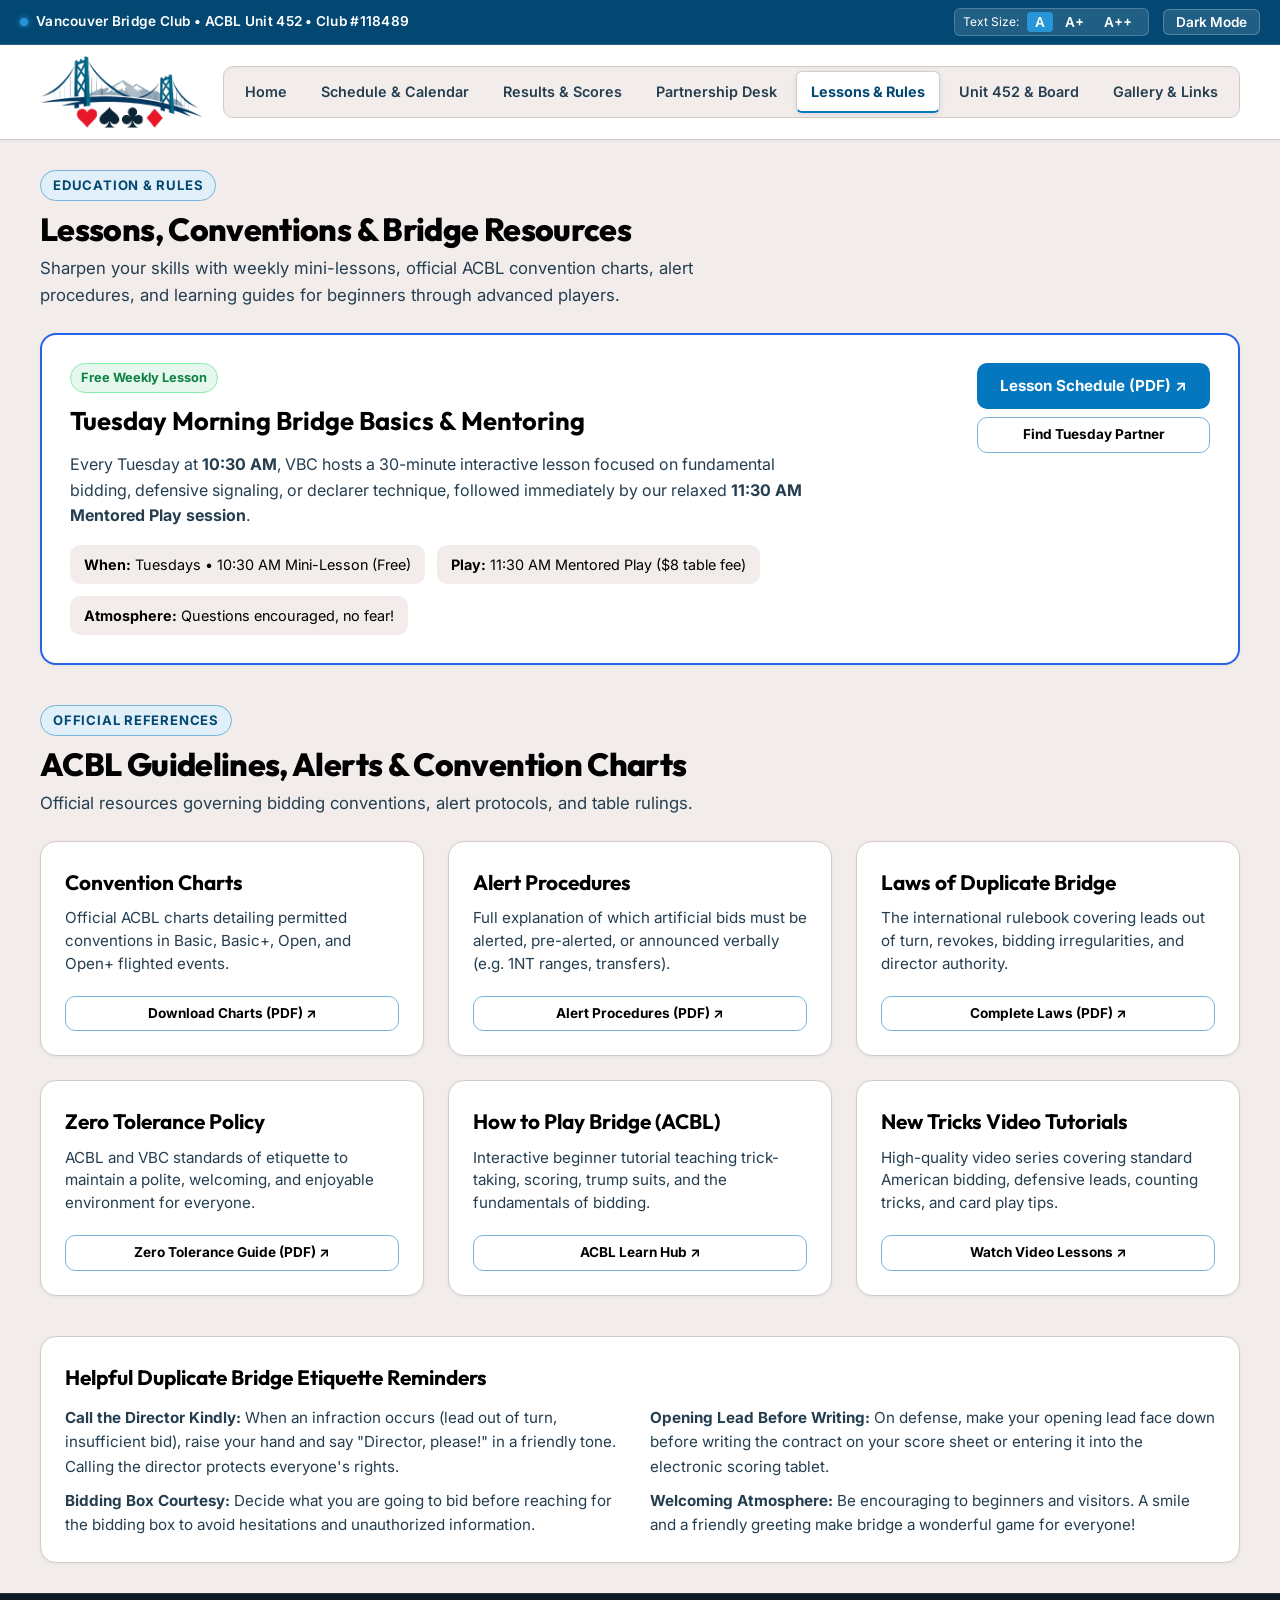
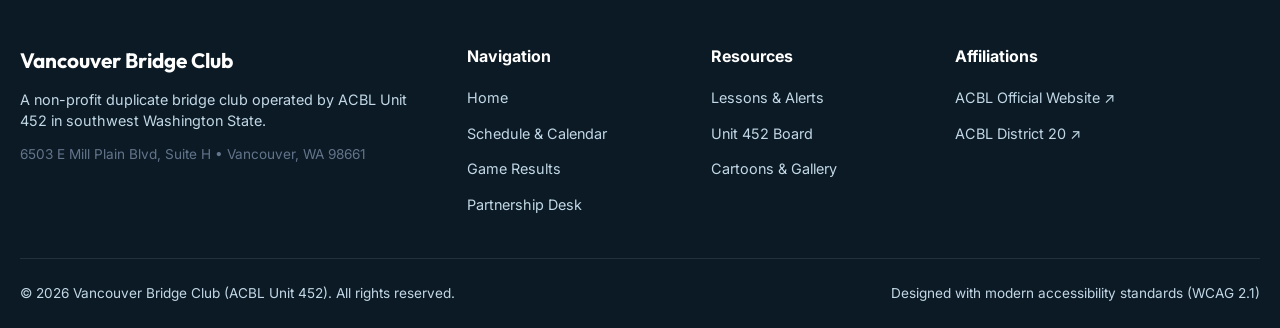
<file: learn.html>
<!DOCTYPE html>
<html lang="en" data-theme="light" data-text-size="normal">
<head>
  <meta charset="UTF-8">
  <meta name="viewport" content="width=device-width, initial-scale=1.0">
  <title>Lessons & Bridge Resources | Vancouver Bridge Club (ACBL Unit 452)</title>
  <meta name="description" content="Bridge education, beginner tutorials, convention charts, alert procedures, and zero tolerance conduct guidelines at Vancouver Bridge Club.">
  
  <link rel="preconnect" href="https://fonts.googleapis.com">
  <link rel="preconnect" href="https://fonts.gstatic.com" crossorigin>
  <link href="https://fonts.googleapis.com/css2?family=Inter:wght@400;500;600;700&family=Outfit:wght@600;700;800&display=swap" rel="stylesheet">
  
  <link rel="stylesheet" href="css/styles.css">
</head>
<body>

  <!-- Accessibility Toolbar -->
  <div class="accessibility-bar" role="region" aria-label="Accessibility Toolbar">
    <div class="accessibility-container">
      <div class="access-club-badge">
        <span class="access-badge-dot"></span>
        <span>Vancouver Bridge Club • ACBL Unit 452 • Club #118489</span>
      </div>
      <div class="access-controls">
        <div class="font-scale-group" title="Adjust text size for easier reading">
          <span style="font-size:0.75rem; margin-right:4px;">Text Size:</span>
          <button class="font-scale-btn active" data-size="normal">A</button>
          <button class="font-scale-btn" data-size="large">A+</button>
          <button class="font-scale-btn" data-size="xlarge">A++</button>
        </div>
        <button class="theme-toggle-btn" id="theme-toggle-btn">Dark Mode</button>
      </div>
    </div>
  </div>

  <!-- Header -->
  <header class="site-header">
    <div class="header-container">
      <a href="index.html" class="brand-link">
        <img src="assets/logo.png" alt="Vancouver Bridge Club Logo" class="brand-logo-img">
      </a>
      <button class="mobile-menu-toggle" id="mobile-menu-btn" aria-label="Toggle navigation menu">
        <svg width="24" height="24" viewBox="0 0 24 24" fill="none" stroke="currentColor" stroke-width="2">
          <path d="M4 6h16M4 12h16M4 18h16"></path>
        </svg>
      </button>
      <nav class="main-nav" id="main-nav">
        <a href="index.html" class="nav-link">Home</a>
        <a href="schedule.html" class="nav-link">Schedule & Calendar</a>
        <a href="results.html" class="nav-link">Results & Scores</a>
        <a href="partnership.html" class="nav-link">Partnership Desk</a>
        <a href="learn.html" class="nav-link active">Lessons & Rules</a>
        <a href="governance.html" class="nav-link">Unit 452 & Board</a>
        <a href="community.html" class="nav-link">Gallery & Links</a>
      </nav>
    </div>
  </header>

  <main class="main-container">

    <div class="section-header">
      <span class="section-tag">Education & Rules</span>
      <h1 class="section-title">Lessons, Conventions & Bridge Resources</h1>
      <p class="section-subtitle">
        Sharpen your skills with weekly mini-lessons, official ACBL convention charts, alert procedures, and learning guides for beginners through advanced players.
      </p>
    </div>

    <!-- Free Weekly Mini-Lessons Spotlight -->
    <div class="card" style="border: 2px solid #2563eb; background: var(--bg-card); margin-bottom: 40px; padding: 28px;">
      <div style="display: flex; justify-content: space-between; align-items: flex-start; flex-wrap: wrap; gap: 20px;">
        <div style="max-width: 750px;">
          <span class="badge badge-green" style="margin-bottom: 8px;">Free Weekly Lesson</span>
          <h2 style="font-family: var(--font-heading); font-size: 1.6rem; margin-bottom: 10px;">Tuesday Morning Bridge Basics & Mentoring</h2>
          <p style="color: var(--text-muted); font-size: 1rem; line-height: 1.6; margin-bottom: 16px;">
            Every Tuesday at <strong>10:30 AM</strong>, VBC hosts a 30-minute interactive lesson focused on fundamental bidding, defensive signaling, or declarer technique, followed immediately by our relaxed <strong>11:30 AM Mentored Play session</strong>.
          </p>
          <div style="display: flex; flex-wrap: wrap; gap: 12px; font-size: 0.9rem;">
            <div style="background: var(--bg-main); padding: 8px 14px; border-radius: var(--radius-md);">
              <strong>When:</strong> Tuesdays • 10:30 AM Mini-Lesson (Free)
            </div>
            <div style="background: var(--bg-main); padding: 8px 14px; border-radius: var(--radius-md);">
              <strong>Play:</strong> 11:30 AM Mentored Play ($8 table fee)
            </div>
            <div style="background: var(--bg-main); padding: 8px 14px; border-radius: var(--radius-md);">
              <strong>Atmosphere:</strong> Questions encouraged, no fear!
            </div>
          </div>
        </div>

        <div style="display: flex; flex-direction: column; gap: 8px;">
          <a href="https://acbld20.org/vbc/U452_lessons.pdf" target="_blank" rel="noopener" class="btn btn-primary">
            Lesson Schedule (PDF) ↗
          </a>
          <a href="partnership.html" class="btn btn-outline btn-sm">Find Tuesday Partner</a>
        </div>
      </div>
    </div>

    <!-- Official ACBL Reference & Rulebook Cards -->
    <div class="section-header">
      <span class="section-tag">Official References</span>
      <h2 class="section-title">ACBL Guidelines, Alerts & Convention Charts</h2>
      <p class="section-subtitle">Official resources governing bidding conventions, alert protocols, and table rulings.</p>
    </div>

    <div class="grid-3" style="margin-bottom: 40px;">
      <!-- Convention Charts -->
      <div class="card">
        <h3 class="card-title">Convention Charts</h3>
        <p class="card-desc">
          Official ACBL charts detailing permitted conventions in Basic, Basic+, Open, and Open+ flighted events.
        </p>
        <a href="http://web2.acbl.org/documentLibrary/about/CONVENTIONCHARTS9_19.pdf" target="_blank" rel="noopener" class="btn btn-outline btn-sm">
          Download Charts (PDF) ↗
        </a>
      </div>

      <!-- Alert Procedures -->
      <div class="card">
        <h3 class="card-title">Alert Procedures</h3>
        <p class="card-desc">
          Full explanation of which artificial bids must be alerted, pre-alerted, or announced verbally (e.g. 1NT ranges, transfers).
        </p>
        <a href="http://web2.acbl.org/documentLibrary/play/AlertProcedures.pdf" target="_blank" rel="noopener" class="btn btn-outline btn-sm">
          Alert Procedures (PDF) ↗
        </a>
      </div>

      <!-- Laws of Duplicate Bridge -->
      <div class="card">
        <h3 class="card-title">Laws of Duplicate Bridge</h3>
        <p class="card-desc">
          The international rulebook covering leads out of turn, revokes, bidding irregularities, and director authority.
        </p>
        <a href="http://web2.acbl.org/documentlibrary/play/Laws-of-Duplicate-Bridge.pdf" target="_blank" rel="noopener" class="btn btn-outline btn-sm">
          Complete Laws (PDF) ↗
        </a>
      </div>

      <!-- Zero Tolerance Policy -->
      <div class="card">
        <h3 class="card-title">Zero Tolerance Policy</h3>
        <p class="card-desc">
          ACBL and VBC standards of etiquette to maintain a polite, welcoming, and enjoyable environment for everyone.
        </p>
        <a href="https://s3.amazonaws.com/cdn.acbl.org/wp-content/uploads/2014/02/ZT-Handout-for-Clubs.pdf" target="_blank" rel="noopener" class="btn btn-outline btn-sm">
          Zero Tolerance Guide (PDF) ↗
        </a>
      </div>

      <!-- How to Play Bridge -->
      <div class="card">
        <h3 class="card-title">How to Play Bridge (ACBL)</h3>
        <p class="card-desc">
          Interactive beginner tutorial teaching trick-taking, scoring, trump suits, and the fundamentals of bidding.
        </p>
        <a href="https://www.acbl.org/learn_page/how-to-play-bridge/" target="_blank" rel="noopener" class="btn btn-outline btn-sm">
          ACBL Learn Hub ↗
        </a>
      </div>

      <!-- New Tricks Bridge Club -->
      <div class="card">
        <h3 class="card-title">New Tricks Video Tutorials</h3>
        <p class="card-desc">
          High-quality video series covering standard American bidding, defensive leads, counting tricks, and card play tips.
        </p>
        <a href="https://www.youtube.com/c/NewTricksBridgeClub" target="_blank" rel="noopener" class="btn btn-outline btn-sm">
          Watch Video Lessons ↗
        </a>
      </div>
    </div>

    <!-- Quick Table Etiquette Reminders -->
    <div class="card" style="padding: 24px; background: var(--bg-card);">
      <h3 class="card-title" style="margin-bottom: 12px;">Helpful Duplicate Bridge Etiquette Reminders</h3>
      <div class="grid-2" style="gap: 20px;">
        <div style="font-size: 0.95rem; color: var(--text-muted); display: flex; flex-direction: column; gap: 10px;">
          <div><strong>Call the Director Kindly:</strong> When an infraction occurs (lead out of turn, insufficient bid), raise your hand and say "Director, please!" in a friendly tone. Calling the director protects everyone's rights.</div>
          <div><strong>Bidding Box Courtesy:</strong> Decide what you are going to bid before reaching for the bidding box to avoid hesitations and unauthorized information.</div>
        </div>
        <div style="font-size: 0.95rem; color: var(--text-muted); display: flex; flex-direction: column; gap: 10px;">
          <div><strong>Opening Lead Before Writing:</strong> On defense, make your opening lead face down before writing the contract on your score sheet or entering it into the electronic scoring tablet.</div>
          <div><strong>Welcoming Atmosphere:</strong> Be encouraging to beginners and visitors. A smile and a friendly greeting make bridge a wonderful game for everyone!</div>
        </div>
      </div>
    </div>

  </main>

  <!-- Footer -->
  <footer class="site-footer">
    <div class="footer-container">
      <div class="footer-brand">
        <h3>Vancouver Bridge Club</h3>
        <p style="font-size: 0.9rem; line-height: 1.5; margin-bottom: 12px;">
          A non-profit duplicate bridge club operated by ACBL Unit 452 in southwest Washington State.
        </p>
        <p style="font-size: 0.85rem; color: #64748b;">
          6503 E Mill Plain Blvd, Suite H • Vancouver, WA 98661
        </p>
      </div>
      <div class="footer-links-col">
        <h4>Navigation</h4>
        <ul class="footer-links-list">
          <li><a href="index.html">Home</a></li>
          <li><a href="schedule.html">Schedule & Calendar</a></li>
          <li><a href="results.html">Game Results</a></li>
          <li><a href="partnership.html">Partnership Desk</a></li>
        </ul>
      </div>
      <div class="footer-links-col">
        <h4>Resources</h4>
        <ul class="footer-links-list">
          <li><a href="learn.html">Lessons & Alerts</a></li>
          <li><a href="governance.html">Unit 452 Board</a></li>
          <li><a href="community.html">Cartoons & Gallery</a></li>
        </ul>
      </div>
      <div class="footer-links-col">
        <h4>Affiliations</h4>
        <ul class="footer-links-list">
          <li><a href="https://www.acbl.org/" target="_blank" rel="noopener">ACBL Official Website ↗</a></li>
          <li><a href="https://web2.acbld20.org/" target="_blank" rel="noopener">ACBL District 20 ↗</a></li>
        </ul>
      </div>
    </div>
    <div class="footer-bottom">
      <div>&copy; 2026 Vancouver Bridge Club (ACBL Unit 452). All rights reserved.</div>
      <div>Designed with modern accessibility standards (WCAG 2.1)</div>
    </div>
  </footer>

  <script src="js/data.js"></script>
  <script src="js/app.js"></script>
</body>
</html>
</file>
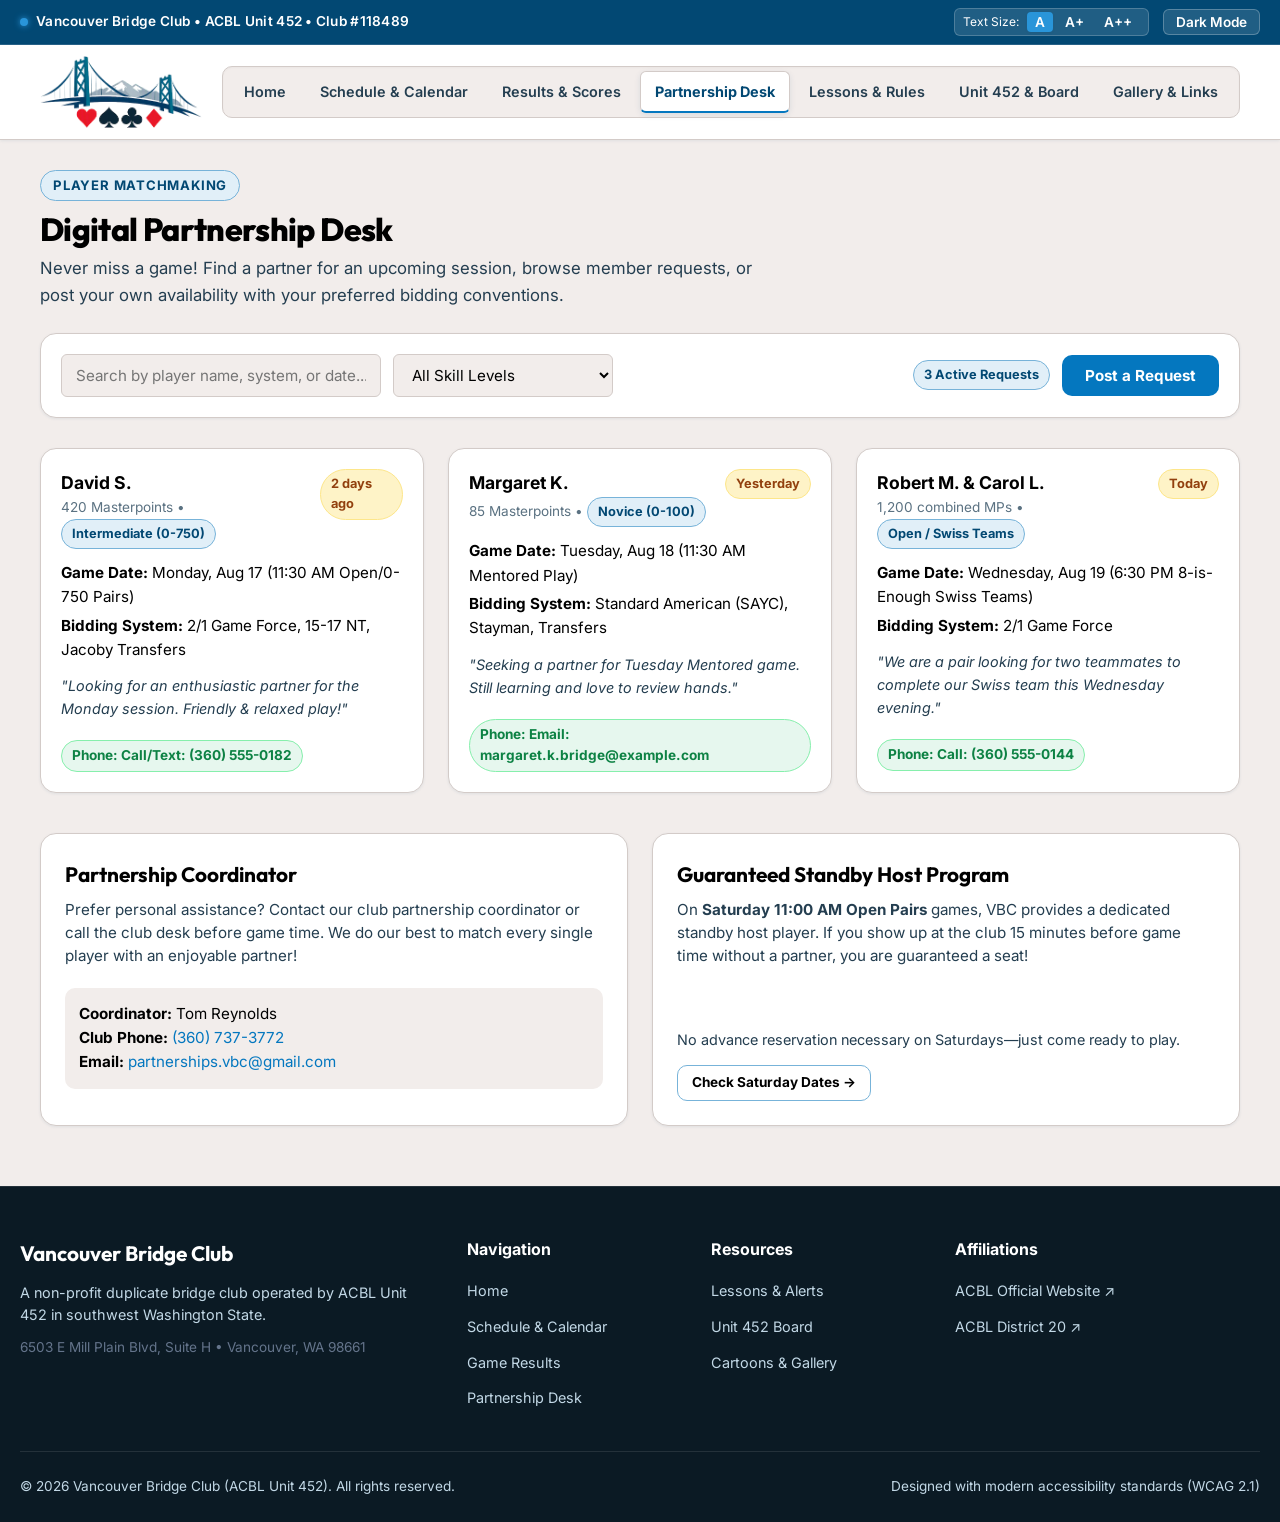
<file: partnership.html>
<!DOCTYPE html>
<html lang="en" data-theme="light" data-text-size="normal">
<head>
  <meta charset="UTF-8">
  <meta name="viewport" content="width=device-width, initial-scale=1.0">
  <title>Partnership Desk | Vancouver Bridge Club (ACBL Unit 452)</title>
  <meta name="description" content="Find a bridge partner for upcoming games at Vancouver Bridge Club. Browse player requests, post your availability, or contact the club partnership coordinator.">
  
  <link rel="preconnect" href="https://fonts.googleapis.com">
  <link rel="preconnect" href="https://fonts.gstatic.com" crossorigin>
  <link href="https://fonts.googleapis.com/css2?family=Inter:wght@400;500;600;700&family=Outfit:wght@600;700;800&display=swap" rel="stylesheet">
  
  <link rel="stylesheet" href="css/styles.css">
</head>
<body>

  <!-- Accessibility Toolbar -->
  <div class="accessibility-bar" role="region" aria-label="Accessibility Toolbar">
    <div class="accessibility-container">
      <div class="access-club-badge">
        <span class="access-badge-dot"></span>
        <span>Vancouver Bridge Club • ACBL Unit 452 • Club #118489</span>
      </div>
      <div class="access-controls">
        <div class="font-scale-group" title="Adjust text size for easier reading">
          <span style="font-size:0.75rem; margin-right:4px;">Text Size:</span>
          <button class="font-scale-btn active" data-size="normal">A</button>
          <button class="font-scale-btn" data-size="large">A+</button>
          <button class="font-scale-btn" data-size="xlarge">A++</button>
        </div>
        <button class="theme-toggle-btn" id="theme-toggle-btn">Dark Mode</button>
      </div>
    </div>
  </div>

  <!-- Header -->
  <header class="site-header">
    <div class="header-container">
      <a href="index.html" class="brand-link">
        <img src="assets/logo.png" alt="Vancouver Bridge Club Logo" class="brand-logo-img">
      </a>
      <button class="mobile-menu-toggle" id="mobile-menu-btn" aria-label="Toggle navigation menu">
        <svg width="24" height="24" viewBox="0 0 24 24" fill="none" stroke="currentColor" stroke-width="2">
          <path d="M4 6h16M4 12h16M4 18h16"></path>
        </svg>
      </button>
      <nav class="main-nav" id="main-nav">
        <a href="index.html" class="nav-link">Home</a>
        <a href="schedule.html" class="nav-link">Schedule & Calendar</a>
        <a href="results.html" class="nav-link">Results & Scores</a>
        <a href="partnership.html" class="nav-link active">Partnership Desk</a>
        <a href="learn.html" class="nav-link">Lessons & Rules</a>
        <a href="governance.html" class="nav-link">Unit 452 & Board</a>
        <a href="community.html" class="nav-link">Gallery & Links</a>
      </nav>
    </div>
  </header>

  <main class="main-container">

    <div class="section-header">
      <span class="section-tag">Player Matchmaking</span>
      <h1 class="section-title">Digital Partnership Desk</h1>
      <p class="section-subtitle">
        Never miss a game! Find a partner for an upcoming session, browse member requests, or post your own availability with your preferred bidding conventions.
      </p>
    </div>

    <!-- Top Action & Filter Bar -->
    <div class="card" style="margin-bottom: 30px; padding: 20px;">
      <div style="display: flex; justify-content: space-between; align-items: center; flex-wrap: wrap; gap: 16px;">
        <div style="display: flex; gap: 12px; flex-wrap: wrap; flex: 1; max-width: 700px;">
          <input type="text" id="partner-search-input" class="form-control" placeholder="Search by player name, system, or date..." style="max-width: 320px;">
          <select id="partner-bracket-select" class="form-control" style="max-width: 220px;">
            <option value="all">All Skill Levels</option>
            <option value="Novice">Novice (0-100)</option>
            <option value="Intermediate">Intermediate (0-750)</option>
            <option value="Open">Open Pairs</option>
            <option value="Swiss">Swiss Teams</option>
          </select>
        </div>

        <div style="display: flex; align-items: center; gap: 12px;">
          <span class="badge badge-blue" id="partnership-count-badge">Loading requests...</span>
          <button class="btn btn-primary" id="btn-open-partner-modal">
            Post a Request
          </button>
        </div>
      </div>
    </div>

    <!-- Active Partnership Requests Grid -->
    <div class="grid-3" id="partnership-list-container" style="margin-bottom: 40px;">
      <!-- Populated dynamically by js/partnership.js -->
    </div>

    <!-- Helpful Coordinator & Guaranteed Host Cards -->
    <div class="grid-2" style="margin-bottom: 30px;">
      <div class="card">
        <h3 class="card-title">Partnership Coordinator</h3>
        <p class="card-desc">
          Prefer personal assistance? Contact our club partnership coordinator or call the club desk before game time. We do our best to match every single player with an enjoyable partner!
        </p>
        <div style="background: var(--bg-main); padding: 14px; border-radius: var(--radius-md); font-size: 0.95rem; margin-bottom: 12px;">
          <div><strong>Coordinator:</strong> Tom Reynolds</div>
          <div><strong>Club Phone:</strong> <a href="tel:3607373772">(360) 737-3772</a></div>
          <div><strong>Email:</strong> <a href="mailto:partnerships.vbc@gmail.com">partnerships.vbc@gmail.com</a></div>
        </div>
      </div>

      <div class="card">
        <h3 class="card-title">Guaranteed Standby Host Program</h3>
        <p class="card-desc">
          On <strong>Saturday 11:00 AM Open Pairs</strong> games, VBC provides a dedicated standby host player. If you show up at the club 15 minutes before game time without a partner, you are guaranteed a seat!
        </p>
        <p style="font-size: 0.9rem; color: var(--text-muted); margin-bottom: 14px;">
          No advance reservation necessary on Saturdays—just come ready to play.
        </p>
        <a href="schedule.html" class="btn btn-outline btn-sm" style="align-self: flex-start;">Check Saturday Dates →</a>
      </div>
    </div>

  </main>

  <!-- Modal: Post Partnership Request -->
  <div class="modal-backdrop" id="partner-modal-backdrop" role="dialog" aria-modal="true">
    <div class="modal-card">
      <div class="modal-header">
        <h3 class="modal-title">Post a Partnership Request</h3>
        <button class="modal-close-btn" id="partner-modal-close" aria-label="Close modal">&times;</button>
      </div>
      <form id="partner-request-form">
        <div class="modal-body">
          <div class="form-group">
            <label class="form-label" for="req-name">Your Full Name <span style="color:red;">*</span></label>
            <input type="text" id="req-name" required class="form-control" placeholder="e.g. Jane Doe">
          </div>

          <div class="grid-2" style="gap: 12px;">
            <div class="form-group">
              <label class="form-label" for="req-mps">Masterpoint Total</label>
              <input type="text" id="req-mps" class="form-control" placeholder="e.g. 250 MPs">
            </div>
            <div class="form-group">
              <label class="form-label" for="req-bracket">Skill Bracket</label>
              <select id="req-bracket" class="form-control">
                <option value="Novice (0-100)">Novice (0-100)</option>
                <option value="Intermediate (0-750)">Intermediate (0-750)</option>
                <option value="0-1500 Limited">0-1500 Limited</option>
                <option value="Open Pairs" selected>Open Pairs</option>
                <option value="Swiss Teams">Swiss Teams</option>
              </select>
            </div>
          </div>

          <div class="grid-2" style="gap: 12px;">
            <div class="form-group">
              <label class="form-label" for="req-date">Target Game Date <span style="color:red;">*</span></label>
              <input type="text" id="req-date" required class="form-control" placeholder="e.g. Wednesday, Aug 19">
            </div>
            <div class="form-group">
              <label class="form-label" for="req-session">Session Time</label>
              <input type="text" id="req-session" class="form-control" placeholder="e.g. 11:30 AM Open Pairs">
            </div>
          </div>

          <div class="form-group">
            <label class="form-label" for="req-system">Preferred Bidding System & Conventions</label>
            <input type="text" id="req-system" class="form-control" placeholder="e.g. 2/1 Game Force, 15-17 NT, Stayman/Transfers">
          </div>

          <div class="form-group">
            <label class="form-label" for="req-contact">Contact Information (Phone / Email) <span style="color:red;">*</span></label>
            <input type="text" id="req-contact" required class="form-control" placeholder="e.g. Call/Text: (360) 555-0199 or email@domain.com">
          </div>

          <div class="form-group">
            <label class="form-label" for="req-notes">Additional Notes</label>
            <textarea id="req-notes" class="form-control" rows="2" placeholder="e.g. Looking for a casual friendly game, happy to play basic standard american."></textarea>
          </div>

          <div style="margin-top: 20px; display: flex; justify-content: flex-end; gap: 10px;">
            <button type="button" class="btn btn-outline" onclick="closePartnerModal()">Cancel</button>
            <button type="submit" class="btn btn-primary">Submit Request</button>
          </div>
        </div>
      </form>
    </div>
  </div>

  <!-- Footer -->
  <footer class="site-footer">
    <div class="footer-container">
      <div class="footer-brand">
        <h3>Vancouver Bridge Club</h3>
        <p style="font-size: 0.9rem; line-height: 1.5; margin-bottom: 12px;">
          A non-profit duplicate bridge club operated by ACBL Unit 452 in southwest Washington State.
        </p>
        <p style="font-size: 0.85rem; color: #64748b;">
          6503 E Mill Plain Blvd, Suite H • Vancouver, WA 98661
        </p>
      </div>
      <div class="footer-links-col">
        <h4>Navigation</h4>
        <ul class="footer-links-list">
          <li><a href="index.html">Home</a></li>
          <li><a href="schedule.html">Schedule & Calendar</a></li>
          <li><a href="results.html">Game Results</a></li>
          <li><a href="partnership.html">Partnership Desk</a></li>
        </ul>
      </div>
      <div class="footer-links-col">
        <h4>Resources</h4>
        <ul class="footer-links-list">
          <li><a href="learn.html">Lessons & Alerts</a></li>
          <li><a href="governance.html">Unit 452 Board</a></li>
          <li><a href="community.html">Cartoons & Gallery</a></li>
        </ul>
      </div>
      <div class="footer-links-col">
        <h4>Affiliations</h4>
        <ul class="footer-links-list">
          <li><a href="https://www.acbl.org/" target="_blank" rel="noopener">ACBL Official Website ↗</a></li>
          <li><a href="https://web2.acbld20.org/" target="_blank" rel="noopener">ACBL District 20 ↗</a></li>
        </ul>
      </div>
    </div>
    <div class="footer-bottom">
      <div>&copy; 2026 Vancouver Bridge Club (ACBL Unit 452). All rights reserved.</div>
      <div>Designed with modern accessibility standards (WCAG 2.1)</div>
    </div>
  </footer>

  <script src="js/data.js"></script>
  <script src="js/app.js"></script>
  <script src="js/partnership.js"></script>
</body>
</html>
</file>
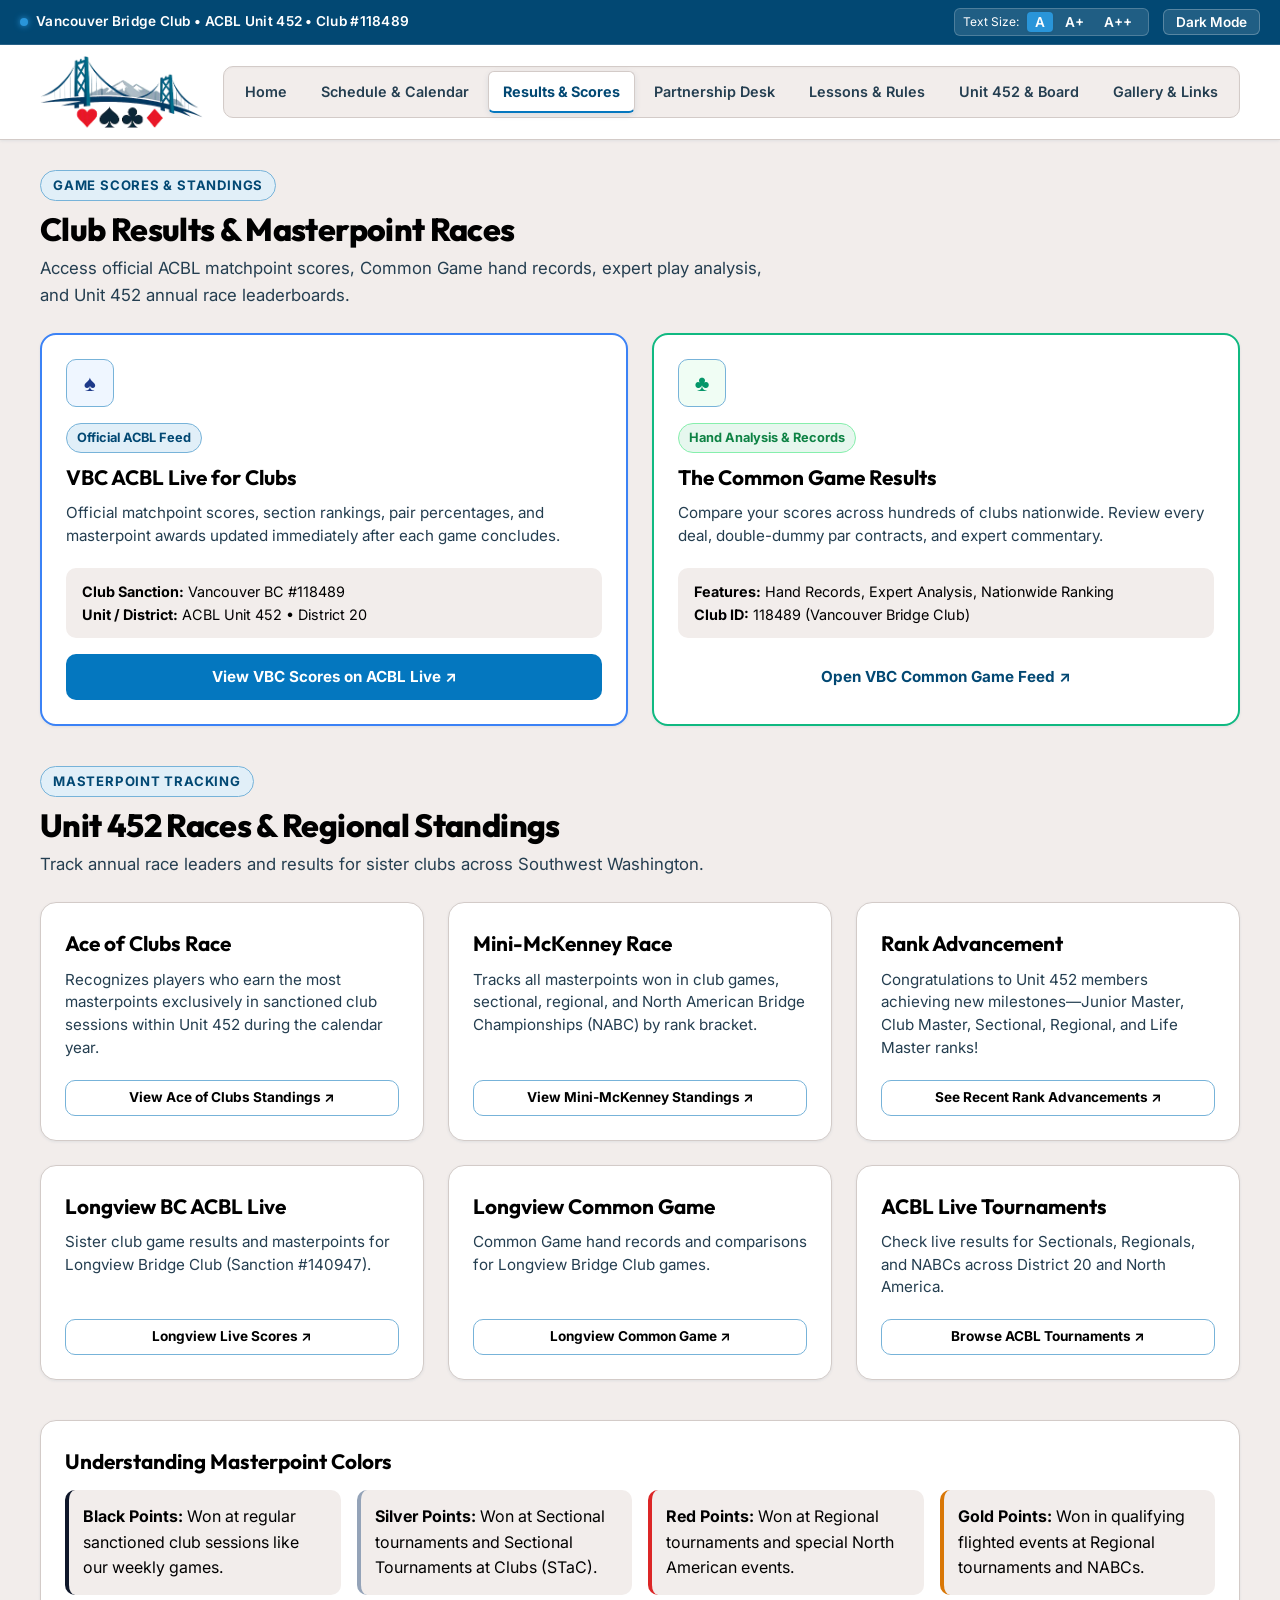
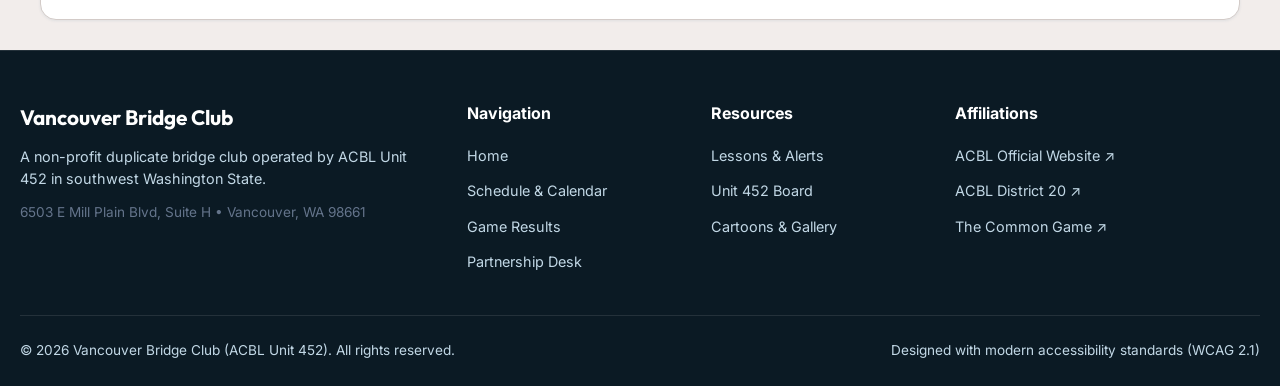
<file: results.html>
<!DOCTYPE html>
<html lang="en" data-theme="light" data-text-size="normal">
<head>
  <meta charset="UTF-8">
  <meta name="viewport" content="width=device-width, initial-scale=1.0">
  <title>Game Results & Masterpoint Races | Vancouver Bridge Club (Unit 452)</title>
  <meta name="description" content="View official ACBL Live for Clubs results, The Common Game scores and hand analysis, and Unit 452 Masterpoint Race standings.">
  
  <link rel="preconnect" href="https://fonts.googleapis.com">
  <link rel="preconnect" href="https://fonts.gstatic.com" crossorigin>
  <link href="https://fonts.googleapis.com/css2?family=Inter:wght@400;500;600;700&family=Outfit:wght@600;700;800&display=swap" rel="stylesheet">
  
  <link rel="stylesheet" href="css/styles.css">
</head>
<body>

  <!-- Accessibility Toolbar -->
  <div class="accessibility-bar" role="region" aria-label="Accessibility Toolbar">
    <div class="accessibility-container">
      <div class="access-club-badge">
        <span class="access-badge-dot"></span>
        <span>Vancouver Bridge Club • ACBL Unit 452 • Club #118489</span>
      </div>
      <div class="access-controls">
        <div class="font-scale-group" title="Adjust text size for easier reading">
          <span style="font-size:0.75rem; margin-right:4px;">Text Size:</span>
          <button class="font-scale-btn active" data-size="normal">A</button>
          <button class="font-scale-btn" data-size="large">A+</button>
          <button class="font-scale-btn" data-size="xlarge">A++</button>
        </div>
        <button class="theme-toggle-btn" id="theme-toggle-btn">Dark Mode</button>
      </div>
    </div>
  </div>

  <!-- Header -->
  <header class="site-header">
    <div class="header-container">
      <a href="index.html" class="brand-link">
        <img src="assets/logo.png" alt="Vancouver Bridge Club Logo" class="brand-logo-img">
      </a>
      <button class="mobile-menu-toggle" id="mobile-menu-btn" aria-label="Toggle navigation menu">
        <svg width="24" height="24" viewBox="0 0 24 24" fill="none" stroke="currentColor" stroke-width="2">
          <path d="M4 6h16M4 12h16M4 18h16"></path>
        </svg>
      </button>
      <nav class="main-nav" id="main-nav">
        <a href="index.html" class="nav-link">Home</a>
        <a href="schedule.html" class="nav-link">Schedule & Calendar</a>
        <a href="results.html" class="nav-link active">Results & Scores</a>
        <a href="partnership.html" class="nav-link">Partnership Desk</a>
        <a href="learn.html" class="nav-link">Lessons & Rules</a>
        <a href="governance.html" class="nav-link">Unit 452 & Board</a>
        <a href="community.html" class="nav-link">Gallery & Links</a>
      </nav>
    </div>
  </header>

  <main class="main-container">

    <div class="section-header">
      <span class="section-tag">Game Scores & Standings</span>
      <h1 class="section-title">Club Results & Masterpoint Races</h1>
      <p class="section-subtitle">
        Access official ACBL matchpoint scores, Common Game hand records, expert play analysis, and Unit 452 annual race leaderboards.
      </p>
    </div>

    <!-- Primary Live Results Cards -->
    <div class="grid-2" style="margin-bottom: 40px;">
      <!-- Card 1: ACBL Live -->
      <div class="card" style="border: 2px solid #3b82f6;">
        <div class="card-icon" style="background: #eff6ff; color: #1e3a8a;">♠</div>
        <span class="badge badge-blue" style="align-self: flex-start; margin-bottom: 8px;">Official ACBL Feed</span>
        <h2 class="card-title">VBC ACBL Live for Clubs</h2>
        <p class="card-desc">
          Official matchpoint scores, section rankings, pair percentages, and masterpoint awards updated immediately after each game concludes.
        </p>
        <div style="background: var(--bg-main); padding: 12px 16px; border-radius: var(--radius-md); margin-bottom: 16px; font-size: 0.9rem;">
          <div><strong>Club Sanction:</strong> Vancouver BC #118489</div>
          <div><strong>Unit / District:</strong> ACBL Unit 452 • District 20</div>
        </div>
        <a href="https://my.acbl.org/club-results/118489" target="_blank" rel="noopener" class="btn btn-primary">
          View VBC Scores on ACBL Live ↗
        </a>
      </div>

      <!-- Card 2: The Common Game -->
      <div class="card" style="border: 2px solid #10b981;">
        <div class="card-icon" style="background: #f0fdf4; color: #059669;">♣</div>
        <span class="badge badge-green" style="align-self: flex-start; margin-bottom: 8px;">Hand Analysis & Records</span>
        <h2 class="card-title">The Common Game Results</h2>
        <p class="card-desc">
          Compare your scores across hundreds of clubs nationwide. Review every deal, double-dummy par contracts, and expert commentary.
        </p>
        <div style="background: var(--bg-main); padding: 12px 16px; border-radius: var(--radius-md); margin-bottom: 16px; font-size: 0.9rem;">
          <div><strong>Features:</strong> Hand Records, Expert Analysis, Nationwide Ranking</div>
          <div><strong>Club ID:</strong> 118489 (Vancouver Bridge Club)</div>
        </div>
        <a href="https://tcgcloud.bridgefinesse.com/ClubWebHost/118489/" target="_blank" rel="noopener" class="btn btn-accent">
          Open VBC Common Game Feed ↗
        </a>
      </div>
    </div>

    <!-- Masterpoint Races & Sister Club Results -->
    <div class="section-header">
      <span class="section-tag">Masterpoint Tracking</span>
      <h2 class="section-title">Unit 452 Races & Regional Standings</h2>
      <p class="section-subtitle">Track annual race leaders and results for sister clubs across Southwest Washington.</p>
    </div>

    <div class="grid-3" style="margin-bottom: 40px;">
      <!-- Ace of Clubs -->
      <div class="card">
        <h3 class="card-title">Ace of Clubs Race</h3>
        <p class="card-desc">
          Recognizes players who earn the most masterpoints exclusively in sanctioned club sessions within Unit 452 during the calendar year.
        </p>
        <a href="http://web2.acbl.org/as400/mpraces/unit/2020/ac452.htm" target="_blank" rel="noopener" class="btn btn-outline btn-sm">
          View Ace of Clubs Standings ↗
        </a>
      </div>

      <!-- Mini-McKenney -->
      <div class="card">
        <h3 class="card-title">Mini-McKenney Race</h3>
        <p class="card-desc">
          Tracks all masterpoints won in club games, sectional, regional, and North American Bridge Championships (NABC) by rank bracket.
        </p>
        <a href="http://web2.acbl.org/as400/mpraces/unit/2020/mm452.htm" target="_blank" rel="noopener" class="btn btn-outline btn-sm">
          View Mini-McKenney Standings ↗
        </a>
      </div>

      <!-- Rank Advancement -->
      <div class="card">
        <h3 class="card-title">Rank Advancement</h3>
        <p class="card-desc">
          Congratulations to Unit 452 members achieving new milestones—Junior Master, Club Master, Sectional, Regional, and Life Master ranks!
        </p>
        <a href="https://web2.acbld20.org/vbc/rank_change.html" target="_blank" rel="noopener" class="btn btn-outline btn-sm">
          See Recent Rank Advancements ↗
        </a>
      </div>

      <!-- Longview ACBL Live -->
      <div class="card">
        <h3 class="card-title">Longview BC ACBL Live</h3>
        <p class="card-desc">
          Sister club game results and masterpoints for Longview Bridge Club (Sanction #140947).
        </p>
        <a href="https://my.acbl.org/club-results/140947" target="_blank" rel="noopener" class="btn btn-outline btn-sm">
          Longview Live Scores ↗
        </a>
      </div>

      <!-- Longview Common Game -->
      <div class="card">
        <h3 class="card-title">Longview Common Game</h3>
        <p class="card-desc">
          Common Game hand records and comparisons for Longview Bridge Club games.
        </p>
        <a href="https://tcgcloud.bridgefinesse.com/ClubWebHost/140947/" target="_blank" rel="noopener" class="btn btn-outline btn-sm">
          Longview Common Game ↗
        </a>
      </div>

      <!-- ACBL Live Tournaments -->
      <div class="card">
        <h3 class="card-title">ACBL Live Tournaments</h3>
        <p class="card-desc">
          Check live results for Sectionals, Regionals, and NABCs across District 20 and North America.
        </p>
        <a href="https://live.acbl.org/" target="_blank" rel="noopener" class="btn btn-outline btn-sm">
          Browse ACBL Tournaments ↗
        </a>
      </div>
    </div>

    <!-- Masterpoint Guide Reference -->
    <div class="card" style="background: var(--bg-card); padding: 24px;">
      <h3 class="card-title" style="margin-bottom: 12px;">Understanding Masterpoint Colors</h3>
      <div class="grid-4" style="gap: 16px;">
        <div style="background: var(--bg-main); padding: 14px; border-radius: var(--radius-md); border-left: 4px solid #0f172a;">
          <strong>Black Points:</strong> Won at regular sanctioned club sessions like our weekly games.
        </div>
        <div style="background: var(--bg-main); padding: 14px; border-radius: var(--radius-md); border-left: 4px solid #94a3b8;">
          <strong>Silver Points:</strong> Won at Sectional tournaments and Sectional Tournaments at Clubs (STaC).
        </div>
        <div style="background: var(--bg-main); padding: 14px; border-radius: var(--radius-md); border-left: 4px solid #dc2626;">
          <strong>Red Points:</strong> Won at Regional tournaments and special North American events.
        </div>
        <div style="background: var(--bg-main); padding: 14px; border-radius: var(--radius-md); border-left: 4px solid #d97706;">
          <strong>Gold Points:</strong> Won in qualifying flighted events at Regional tournaments and NABCs.
        </div>
      </div>
    </div>

  </main>

  <!-- Footer -->
  <footer class="site-footer">
    <div class="footer-container">
      <div class="footer-brand">
        <h3>Vancouver Bridge Club</h3>
        <p style="font-size: 0.9rem; line-height: 1.5; margin-bottom: 12px;">
          A non-profit duplicate bridge club operated by ACBL Unit 452 in southwest Washington State.
        </p>
        <p style="font-size: 0.85rem; color: #64748b;">
          6503 E Mill Plain Blvd, Suite H • Vancouver, WA 98661
        </p>
      </div>
      <div class="footer-links-col">
        <h4>Navigation</h4>
        <ul class="footer-links-list">
          <li><a href="index.html">Home</a></li>
          <li><a href="schedule.html">Schedule & Calendar</a></li>
          <li><a href="results.html">Game Results</a></li>
          <li><a href="partnership.html">Partnership Desk</a></li>
        </ul>
      </div>
      <div class="footer-links-col">
        <h4>Resources</h4>
        <ul class="footer-links-list">
          <li><a href="learn.html">Lessons & Alerts</a></li>
          <li><a href="governance.html">Unit 452 Board</a></li>
          <li><a href="community.html">Cartoons & Gallery</a></li>
        </ul>
      </div>
      <div class="footer-links-col">
        <h4>Affiliations</h4>
        <ul class="footer-links-list">
          <li><a href="https://www.acbl.org/" target="_blank" rel="noopener">ACBL Official Website ↗</a></li>
          <li><a href="https://web2.acbld20.org/" target="_blank" rel="noopener">ACBL District 20 ↗</a></li>
          <li><a href="https://tcgcloud.bridgefinesse.com/ClubWebHost/118489/" target="_blank" rel="noopener">The Common Game ↗</a></li>
        </ul>
      </div>
    </div>
    <div class="footer-bottom">
      <div>&copy; 2026 Vancouver Bridge Club (ACBL Unit 452). All rights reserved.</div>
      <div>Designed with modern accessibility standards (WCAG 2.1)</div>
    </div>
  </footer>

  <script src="js/data.js"></script>
  <script src="js/app.js"></script>
</body>
</html>
</file>
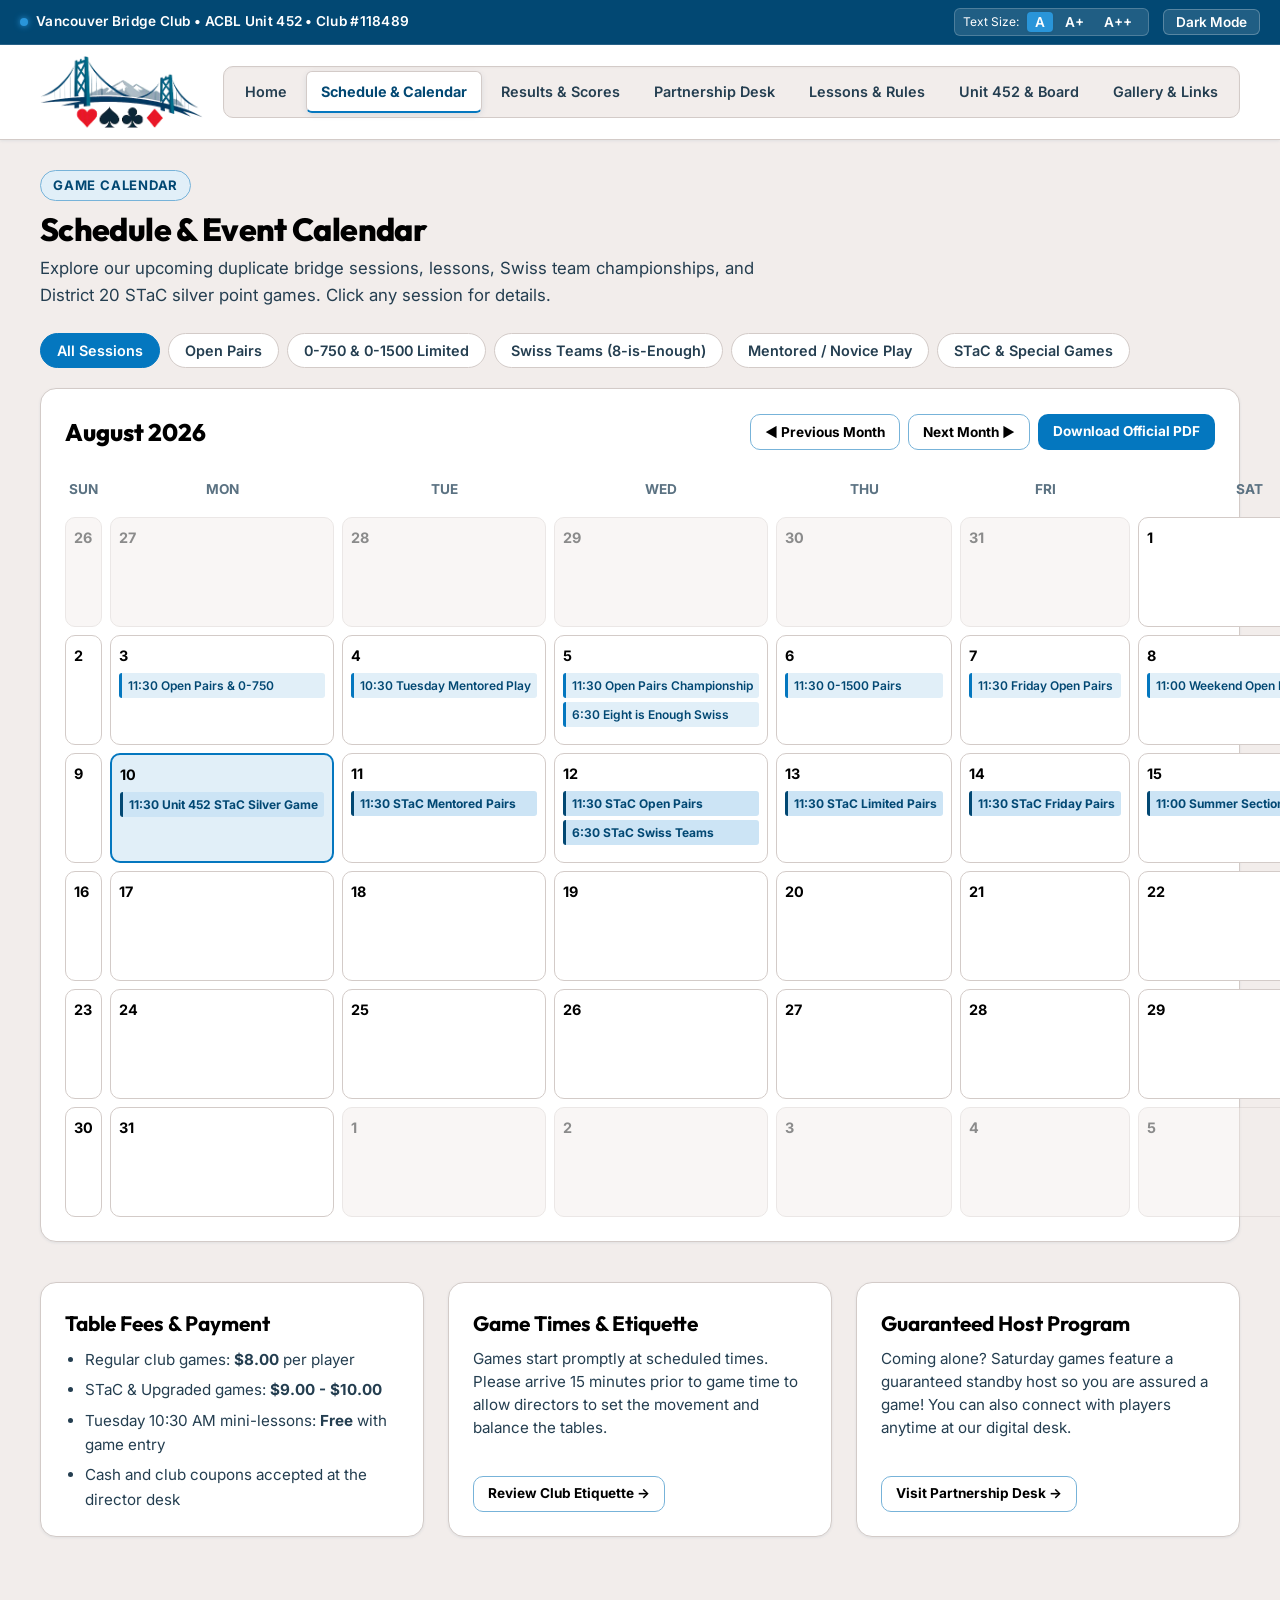
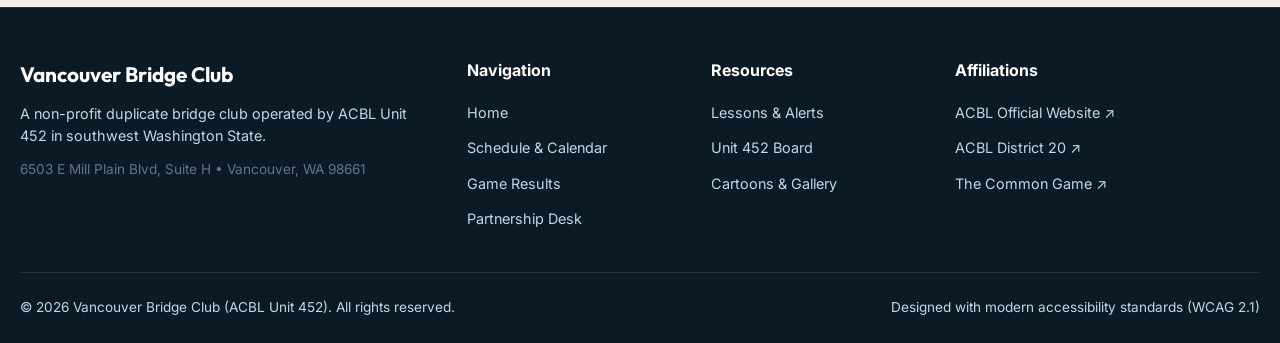
<file: schedule.html>
<!DOCTYPE html>
<html lang="en" data-theme="light" data-text-size="normal">
<head>
  <meta charset="UTF-8">
  <meta name="viewport" content="width=device-width, initial-scale=1.0">
  <title>Schedule & Calendar | Vancouver Bridge Club (ACBL Unit 452)</title>
  <meta name="description" content="Monthly calendar and weekly game schedule for Vancouver Bridge Club. Open pairs, 0-750, Swiss teams, mentoring, and STaC special games.">
  
  <link rel="preconnect" href="https://fonts.googleapis.com">
  <link rel="preconnect" href="https://fonts.gstatic.com" crossorigin>
  <link href="https://fonts.googleapis.com/css2?family=Inter:wght@400;500;600;700&family=Outfit:wght@600;700;800&display=swap" rel="stylesheet">
  
  <link rel="stylesheet" href="css/styles.css">
</head>
<body>

  <!-- Accessibility Toolbar -->
  <div class="accessibility-bar" role="region" aria-label="Accessibility Toolbar">
    <div class="accessibility-container">
      <div class="access-club-badge">
        <span class="access-badge-dot"></span>
        <span>Vancouver Bridge Club • ACBL Unit 452 • Club #118489</span>
      </div>
      <div class="access-controls">
        <div class="font-scale-group" title="Adjust text size for easier reading">
          <span style="font-size:0.75rem; margin-right:4px;">Text Size:</span>
          <button class="font-scale-btn active" data-size="normal">A</button>
          <button class="font-scale-btn" data-size="large">A+</button>
          <button class="font-scale-btn" data-size="xlarge">A++</button>
        </div>
        <button class="theme-toggle-btn" id="theme-toggle-btn">Dark Mode</button>
      </div>
    </div>
  </div>

  <!-- Header -->
  <header class="site-header">
    <div class="header-container">
      <a href="index.html" class="brand-link">
        <img src="assets/logo.png" alt="Vancouver Bridge Club Logo" class="brand-logo-img">
      </a>
      <button class="mobile-menu-toggle" id="mobile-menu-btn" aria-label="Toggle navigation menu">
        <svg width="24" height="24" viewBox="0 0 24 24" fill="none" stroke="currentColor" stroke-width="2">
          <path d="M4 6h16M4 12h16M4 18h16"></path>
        </svg>
      </button>
      <nav class="main-nav" id="main-nav">
        <a href="index.html" class="nav-link">Home</a>
        <a href="schedule.html" class="nav-link active">Schedule & Calendar</a>
        <a href="results.html" class="nav-link">Results & Scores</a>
        <a href="partnership.html" class="nav-link">Partnership Desk</a>
        <a href="learn.html" class="nav-link">Lessons & Rules</a>
        <a href="governance.html" class="nav-link">Unit 452 & Board</a>
        <a href="community.html" class="nav-link">Gallery & Links</a>
      </nav>
    </div>
  </header>

  <!-- Main Container -->
  <main class="main-container">

    <div class="section-header">
      <span class="section-tag">Game Calendar</span>
      <h1 class="section-title">Schedule & Event Calendar</h1>
      <p class="section-subtitle">
        Explore our upcoming duplicate bridge sessions, lessons, Swiss team championships, and District 20 STaC silver point games. Click any session for details.
      </p>
    </div>

    <!-- Filter Bar -->
    <div class="filter-bar">
      <button class="filter-btn cal-filter-btn active" data-filter="all">All Sessions</button>
      <button class="filter-btn cal-filter-btn" data-filter="open">Open Pairs</button>
      <button class="filter-btn cal-filter-btn" data-filter="limited">0-750 & 0-1500 Limited</button>
      <button class="filter-btn cal-filter-btn" data-filter="teams">Swiss Teams (8-is-Enough)</button>
      <button class="filter-btn cal-filter-btn" data-filter="mentoring">Mentored / Novice Play</button>
      <button class="filter-btn cal-filter-btn" data-filter="special">STaC & Special Games</button>
    </div>

    <!-- Interactive Calendar Card -->
    <div class="card" style="margin-bottom: 40px; padding: 24px;">
      <div class="calendar-view-controls">
        <h2 class="calendar-month-title" id="calendar-current-title">August 2026</h2>
        <div style="display: flex; gap: 8px;">
          <button class="btn btn-outline btn-sm" id="cal-prev-btn">◀ Previous Month</button>
          <button class="btn btn-outline btn-sm" id="cal-next-btn">Next Month ▶</button>
          <a href="https://web2.acbld20.org/vbc/U452_calendar.pdf" target="_blank" rel="noopener" class="btn btn-primary btn-sm">
            Download Official PDF
          </a>
        </div>
      </div>

      <!-- Calendar Grid injected by js/calendar.js -->
      <div class="calendar-grid" id="calendar-grid-container"></div>
    </div>

    <!-- Pricing & Guidelines Info -->
    <div class="grid-3" style="margin-bottom: 40px;">
      <div class="card">
        <h3 class="card-title">Table Fees & Payment</h3>
        <ul style="list-style: disc; margin-left: 20px; font-size: 0.95rem; color: var(--text-muted); display: flex; flex-direction: column; gap: 6px;">
          <li>Regular club games: <strong>$8.00</strong> per player</li>
          <li>STaC & Upgraded games: <strong>$9.00 - $10.00</strong></li>
          <li>Tuesday 10:30 AM mini-lessons: <strong>Free</strong> with game entry</li>
          <li>Cash and club coupons accepted at the director desk</li>
        </ul>
      </div>

      <div class="card">
        <h3 class="card-title">Game Times & Etiquette</h3>
        <p class="card-desc">
          Games start promptly at scheduled times. Please arrive 15 minutes prior to game time to allow directors to set the movement and balance the tables.
        </p>
        <a href="learn.html" class="btn btn-outline btn-sm" style="align-self: flex-start;">Review Club Etiquette →</a>
      </div>

      <div class="card">
        <h3 class="card-title">Guaranteed Host Program</h3>
        <p class="card-desc">
          Coming alone? Saturday games feature a guaranteed standby host so you are assured a game! You can also connect with players anytime at our digital desk.
        </p>
        <a href="partnership.html" class="btn btn-outline btn-sm" style="align-self: flex-start;">Visit Partnership Desk →</a>
      </div>
    </div>

  </main>

  <!-- Modal Event Details -->
  <div class="modal-backdrop" id="event-modal-backdrop" role="dialog" aria-modal="true">
    <div class="modal-card">
      <div class="modal-header">
        <h3 class="modal-title" id="modal-event-title">Event Details</h3>
        <button class="modal-close-btn" id="event-modal-close" aria-label="Close modal">&times;</button>
      </div>
      <div class="modal-body">
        <div class="form-group">
          <label class="form-label">Date & Time</label>
          <div id="modal-event-date" style="font-weight: 700; color: var(--primary);"></div>
        </div>
        <div class="form-group">
          <label class="form-label">Category</label>
          <div id="modal-event-type" class="badge badge-blue"></div>
        </div>
        <div class="form-group">
          <label class="form-label">Table Fee</label>
          <div id="modal-event-fee" style="font-weight: 600;"></div>
        </div>
        <div class="form-group">
          <label class="form-label">Description & Masterpoint Notes</label>
          <div id="modal-event-notes" style="color: var(--text-muted); font-size: 0.95rem;"></div>
        </div>
        <div style="margin-top: 24px; display: flex; gap: 10px;">
          <a href="partnership.html" class="btn btn-primary btn-sm">Find a Partner for this Session</a>
          <a href="https://maps.google.com/?q=6503+E+Mill+Plain+Blvd+Suite+H+Vancouver+WA+98661" target="_blank" rel="noopener" class="btn btn-outline btn-sm">Club Directions</a>
        </div>
      </div>
    </div>
  </div>

  <!-- Footer -->
  <footer class="site-footer">
    <div class="footer-container">
      <div class="footer-brand">
        <h3>Vancouver Bridge Club</h3>
        <p style="font-size: 0.9rem; line-height: 1.5; margin-bottom: 12px;">
          A non-profit duplicate bridge club operated by ACBL Unit 452 in southwest Washington State.
        </p>
        <p style="font-size: 0.85rem; color: #64748b;">
          6503 E Mill Plain Blvd, Suite H • Vancouver, WA 98661
        </p>
      </div>
      <div class="footer-links-col">
        <h4>Navigation</h4>
        <ul class="footer-links-list">
          <li><a href="index.html">Home</a></li>
          <li><a href="schedule.html">Schedule & Calendar</a></li>
          <li><a href="results.html">Game Results</a></li>
          <li><a href="partnership.html">Partnership Desk</a></li>
        </ul>
      </div>
      <div class="footer-links-col">
        <h4>Resources</h4>
        <ul class="footer-links-list">
          <li><a href="learn.html">Lessons & Alerts</a></li>
          <li><a href="governance.html">Unit 452 Board</a></li>
          <li><a href="community.html">Cartoons & Gallery</a></li>
        </ul>
      </div>
      <div class="footer-links-col">
        <h4>Affiliations</h4>
        <ul class="footer-links-list">
          <li><a href="https://www.acbl.org/" target="_blank" rel="noopener">ACBL Official Website ↗</a></li>
          <li><a href="https://web2.acbld20.org/" target="_blank" rel="noopener">ACBL District 20 ↗</a></li>
          <li><a href="https://tcgcloud.bridgefinesse.com/ClubWebHost/118489/" target="_blank" rel="noopener">The Common Game ↗</a></li>
        </ul>
      </div>
    </div>
    <div class="footer-bottom">
      <div>&copy; 2026 Vancouver Bridge Club (ACBL Unit 452). All rights reserved.</div>
      <div>Designed with modern accessibility standards (WCAG 2.1)</div>
    </div>
  </footer>

  <script src="js/data.js"></script>
  <script src="js/app.js"></script>
  <script src="js/calendar.js"></script>
</body>
</html>
</file>
<file: css/styles.css>
/* ==========================================================================
   VANCOUVER BRIDGE CLUB (UNIT 452) - OFFICIAL STYLESHEET
   Harmonized Color Palette:
   - Primary Deep Navy:  #024873
   - Rich Cerulean Blue:  #0477BF
   - Bright Sky Blue:     #2995D9
   - Soft Powder Blue:    #77B3D9
   - Warm Light Surface:  #F2EDEB
   - Pure White:          #FFFFFF
   - Pure Black / Onyx:   #000000 / #0B1A24
   ========================================================================== */

:root {
  /* Brand Swatches */
  --c-deep-navy: #024873;
  --c-rich-blue: #0477BF;
  --c-sky-blue: #2995D9;
  --c-soft-blue: #77B3D9;
  --c-warm-surface: #F2EDEB;
  --c-white: #FFFFFF;
  --c-black: #000000;
  --c-dark-onyx: #0B1A24;

  /* Primary Functional Tokens (Light Mode) */
  --primary: #024873;
  --primary-hover: #0477BF;
  --primary-light: rgba(119, 179, 217, 0.18);
  --primary-glow: rgba(4, 119, 191, 0.22);
  
  --accent-blue: #0477BF;
  --accent-blue-hover: #024873;
  --accent-sky: #2995D9;
  --accent-soft: #77B3D9;

  /* Bridge Suit Colors */
  --suit-spade: #000000;
  --suit-heart: #dc2626;
  --suit-diamond: #ea580c;
  --suit-club: #024873;

  /* Surfaces & Typography */
  --bg-main: #F2EDEB;
  --bg-card: #FFFFFF;
  --bg-card-hover: #FAF7F6;
  --border-color: #D3CBC8;
  --border-focus: #0477BF;
  
  --text-main: #000000;
  --text-muted: #243E50;
  --text-subtle: #5B7282;
  --text-inverse: #FFFFFF;

  /* Status Colors */
  --success: #0d8244;
  --success-bg: #e6f7ee;
  --warning: #b45309;
  --warning-bg: #fef3c7;
  --danger: #dc2626;
  --danger-bg: #fee2e2;
  --info: #0477BF;
  --info-bg: #e1eff8;

  /* Typography Sizing System */
  --font-base: 16px;
  --font-sans: 'Inter', -apple-system, BlinkMacSystemFont, 'Segoe UI', Roboto, sans-serif;
  --font-heading: 'Outfit', 'Inter', -apple-system, sans-serif;
  
  /* Elevation & Shadows */
  --shadow-sm: 0 1px 3px rgba(2, 72, 115, 0.08);
  --shadow-md: 0 4px 10px -1px rgba(2, 72, 115, 0.12), 0 2px 4px -1px rgba(2, 72, 115, 0.06);
  --shadow-lg: 0 10px 20px -3px rgba(2, 72, 115, 0.16), 0 4px 8px -2px rgba(2, 72, 115, 0.08);
  --shadow-xl: 0 20px 30px -5px rgba(2, 72, 115, 0.22);
  
  /* Layout Constants */
  --radius-sm: 6px;
  --radius-md: 10px;
  --radius-lg: 16px;
  --radius-full: 9999px;
  --max-width: 1240px;
  --transition: all 0.2s cubic-bezier(0.4, 0, 0.2, 1);
}

/* Senior Accessibility Font Scalers */
html[data-text-size="large"] {
  --font-base: 18px;
}
html[data-text-size="xlarge"] {
  --font-base: 20px;
}

/* Dark Mode Theme */
html[data-theme="dark"] {
  --bg-main: #0B1A24;
  --bg-card: #0F2536;
  --bg-card-hover: #16344A;
  --border-color: #1E4663;
  --border-focus: #2995D9;
  
  --text-main: #FFFFFF;
  --text-muted: #C2D8E6;
  --text-subtle: #77B3D9;
  --text-inverse: #FFFFFF;
  
  --primary: #2995D9;
  --primary-hover: #77B3D9;
  --primary-light: rgba(41, 149, 217, 0.18);
  --shadow-md: 0 4px 12px rgba(0, 0, 0, 0.5);
  --shadow-lg: 0 10px 24px rgba(0, 0, 0, 0.6);
}

/* Reset & Base */
*, *::before, *::after {
  box-sizing: border-box;
  margin: 0;
  padding: 0;
}

body {
  font-family: var(--font-sans);
  font-size: var(--font-base);
  line-height: 1.6;
  color: var(--text-main);
  background-color: var(--bg-main);
  min-height: 100vh;
  display: flex;
  flex-direction: column;
  -webkit-font-smoothing: antialiased;
}

a {
  color: var(--c-rich-blue);
  text-decoration: none;
  transition: var(--transition);
}
a:hover {
  color: var(--c-deep-navy);
  text-decoration: underline;
}
[data-theme="dark"] a {
  color: var(--c-sky-blue);
}
[data-theme="dark"] a:hover {
  color: var(--c-soft-blue);
}

img, svg {
  vertical-align: middle;
  max-width: 100%;
}

button {
  font-family: inherit;
  cursor: pointer;
}

/* Accessibility Quick Toolbar (Top) */
.accessibility-bar {
  background: var(--c-deep-navy);
  color: var(--c-white);
  font-size: 0.85rem;
  padding: 8px 18px;
  border-bottom: 1px solid rgba(255, 255, 255, 0.15);
}
[data-theme="dark"] .accessibility-bar {
  background: #061118;
  border-bottom-color: rgba(119, 179, 217, 0.2);
}
.accessibility-container {
  max-width: var(--max-width);
  margin: 0 auto;
  display: flex;
  justify-content: space-between;
  align-items: center;
  flex-wrap: wrap;
  gap: 10px;
}
.access-club-badge {
  display: flex;
  align-items: center;
  gap: 8px;
  font-weight: 600;
  letter-spacing: 0.02em;
}
.access-badge-dot {
  width: 8px;
  height: 8px;
  border-radius: 50%;
  background-color: var(--c-sky-blue);
  display: inline-block;
  box-shadow: 0 0 6px var(--c-sky-blue);
}
.access-controls {
  display: flex;
  align-items: center;
  gap: 14px;
}
.font-scale-group {
  display: flex;
  align-items: center;
  gap: 4px;
  background: rgba(255, 255, 255, 0.12);
  padding: 3px 8px;
  border-radius: var(--radius-sm);
  border: 1px solid rgba(255, 255, 255, 0.2);
}
.font-scale-btn {
  background: none;
  border: none;
  color: #fff;
  font-weight: 600;
  padding: 2px 8px;
  border-radius: 4px;
  font-size: 0.85rem;
  transition: var(--transition);
}
.font-scale-btn:hover {
  background: rgba(255, 255, 255, 0.25);
}
.font-scale-btn.active {
  background: var(--c-sky-blue);
  color: var(--c-white);
  box-shadow: var(--shadow-sm);
}
.theme-toggle-btn {
  background: rgba(255, 255, 255, 0.12);
  border: 1px solid rgba(255, 255, 255, 0.25);
  color: #fff;
  padding: 4px 12px;
  border-radius: var(--radius-sm);
  font-size: 0.85rem;
  font-weight: 600;
  transition: var(--transition);
  display: flex;
  align-items: center;
  gap: 6px;
}
.theme-toggle-btn:hover {
  background: rgba(255, 255, 255, 0.25);
}

/* Main Site Header & Nav */
.site-header {
  background: var(--bg-card);
  border-bottom: 1px solid var(--border-color);
  position: sticky;
  top: 0;
  z-index: 100;
  box-shadow: var(--shadow-sm);
}
.header-container {
  max-width: var(--max-width);
  margin: 0 auto;
  padding: 10px 20px;
  display: flex;
  align-items: center;
  justify-content: space-between;
  gap: 20px;
}
.brand-link {
  display: flex;
  align-items: center;
  text-decoration: none !important;
  color: inherit;
}
.brand-logo-img {
  height: 74px;
  width: auto;
  object-fit: contain;
  display: block;
  transition: var(--transition);
}
[data-theme="dark"] .brand-logo-img {
  background: #ffffff;
  padding: 4px 10px;
  border-radius: var(--radius-md);
  box-shadow: var(--shadow-sm);
}

/* Nav Menu Tab Strip */
.main-nav {
  display: flex;
  align-items: center;
  gap: 4px;
  background: var(--bg-main);
  padding: 4px 6px;
  border-radius: var(--radius-md);
  border: 1px solid var(--border-color);
  box-shadow: inset 0 1px 2px rgba(0, 0, 0, 0.03);
}
.nav-link {
  padding: 8px 14px;
  border-radius: var(--radius-sm);
  font-weight: 600;
  font-size: 0.9rem;
  color: var(--text-muted);
  display: inline-flex;
  align-items: center;
  justify-content: center;
  white-space: nowrap;
  text-decoration: none !important;
  transition: var(--transition);
  border: 1px solid transparent;
  background: transparent;
  position: relative;
}
.nav-link:hover {
  color: var(--c-rich-blue);
  background-color: var(--c-white);
  border-color: var(--c-soft-blue);
  box-shadow: 0 1px 3px rgba(2, 72, 115, 0.06);
}
.nav-link.active {
  color: var(--c-deep-navy);
  background-color: var(--bg-card);
  font-weight: 700;
  border-color: var(--border-color);
  box-shadow: 0 2px 6px rgba(2, 72, 115, 0.1);
  border-bottom: 2px solid var(--c-rich-blue);
}

[data-theme="dark"] .main-nav {
  background: #061118;
  border-color: #1E4663;
  box-shadow: inset 0 1px 2px rgba(0, 0, 0, 0.4);
}
[data-theme="dark"] .nav-link {
  color: #C2D8E6;
}
[data-theme="dark"] .nav-link:hover {
  color: #FFFFFF;
  background-color: #0F2536;
  border-color: #2995D9;
}
[data-theme="dark"] .nav-link.active {
  color: #FFFFFF;
  background-color: #0F2536;
  border-color: #2995D9;
  border-bottom: 2px solid #2995D9;
  box-shadow: 0 2px 6px rgba(0, 0, 0, 0.4);
}

/* Mobile Nav Toggle */
.mobile-menu-toggle {
  display: none;
  background: none;
  border: 1px solid var(--border-color);
  padding: 8px;
  border-radius: var(--radius-md);
  color: var(--text-main);
}

/* Main Layout Container */
.main-container {
  max-width: var(--max-width);
  margin: 0 auto;
  padding: 30px 20px;
  flex: 1;
  width: 100%;
}

/* Section Header Styles */
.section-header {
  margin-bottom: 24px;
}
.section-tag {
  display: inline-flex;
  align-items: center;
  gap: 6px;
  font-size: 0.82rem;
  font-weight: 700;
  text-transform: uppercase;
  letter-spacing: 0.06em;
  color: var(--c-deep-navy);
  background: #e1eff8;
  border: 1px solid var(--c-soft-blue);
  padding: 4px 12px;
  border-radius: var(--radius-full);
  margin-bottom: 8px;
}
[data-theme="dark"] .section-tag {
  background: rgba(41, 149, 217, 0.15);
  color: #77B3D9;
  border-color: rgba(119, 179, 217, 0.3);
}
.section-title {
  font-family: var(--font-heading);
  font-size: 2rem;
  font-weight: 800;
  color: var(--text-main);
  letter-spacing: -0.02em;
  line-height: 1.25;
}
.section-subtitle {
  font-size: 1.05rem;
  color: var(--text-muted);
  margin-top: 6px;
  max-width: 750px;
}

/* Hero Section (Home) */
.hero-banner {
  background: linear-gradient(135deg, var(--c-deep-navy) 0%, var(--c-rich-blue) 60%, var(--c-sky-blue) 100%);
  color: #ffffff;
  border-radius: var(--radius-lg);
  padding: 44px 40px;
  margin-bottom: 36px;
  position: relative;
  overflow: hidden;
  box-shadow: var(--shadow-lg);
}
.hero-banner::after {
  content: "♠ ♥ ♦ ♣";
  position: absolute;
  right: 20px;
  bottom: -20px;
  font-size: 6rem;
  opacity: 0.08;
  letter-spacing: 20px;
  font-family: serif;
  pointer-events: none;
}
.hero-content {
  position: relative;
  z-index: 2;
  max-width: 720px;
}
.hero-badge {
  display: inline-flex;
  align-items: center;
  gap: 8px;
  background: rgba(255, 255, 255, 0.18);
  backdrop-filter: blur(8px);
  padding: 6px 16px;
  border-radius: var(--radius-full);
  font-size: 0.85rem;
  font-weight: 600;
  margin-bottom: 16px;
  border: 1px solid rgba(255, 255, 255, 0.3);
}
.hero-title {
  font-family: var(--font-heading);
  font-size: 2.6rem;
  font-weight: 800;
  line-height: 1.15;
  margin-bottom: 14px;
  letter-spacing: -0.02em;
}
.hero-desc {
  font-size: 1.15rem;
  line-height: 1.6;
  opacity: 0.95;
  margin-bottom: 24px;
}
.hero-actions {
  display: flex;
  flex-wrap: wrap;
  gap: 12px;
}

/* Buttons */
.btn {
  display: inline-flex;
  align-items: center;
  justify-content: center;
  gap: 8px;
  padding: 10px 22px;
  border-radius: var(--radius-md);
  font-weight: 700;
  font-size: 0.95rem;
  border: 1px solid transparent;
  transition: var(--transition);
  text-decoration: none !important;
}
.btn-primary {
  background: var(--c-rich-blue);
  color: #fff !important;
}
.btn-primary:hover {
  background: var(--c-deep-navy);
  transform: translateY(-1px);
  box-shadow: var(--shadow-md);
}
.btn-accent {
  background: #FFFFFF;
  color: var(--c-deep-navy) !important;
  font-weight: 700;
  border: 1px solid #FFFFFF;
}
.btn-accent:hover {
  background: var(--c-warm-surface);
  color: var(--c-rich-blue) !important;
  transform: translateY(-1px);
  box-shadow: var(--shadow-md);
}
.btn-outline-light {
  background: rgba(255, 255, 255, 0.12);
  border-color: rgba(255, 255, 255, 0.4);
  color: #fff !important;
}
.btn-outline-light:hover {
  background: #FFFFFF;
  color: var(--c-deep-navy) !important;
  border-color: #FFFFFF;
}
.btn-outline {
  background: transparent;
  border-color: var(--c-soft-blue);
  color: var(--text-main) !important;
}
.btn-outline:hover {
  background: var(--bg-card-hover);
  border-color: var(--c-rich-blue);
  color: var(--c-rich-blue) !important;
}
.btn-sm {
  padding: 6px 14px;
  font-size: 0.85rem;
}

/* Today at the Club Highlight Card */
.today-status-card {
  background: var(--bg-card);
  border: 2px solid var(--c-rich-blue);
  border-radius: var(--radius-lg);
  padding: 24px;
  margin-bottom: 36px;
  box-shadow: var(--shadow-md);
  display: grid;
  grid-template-columns: 1fr auto;
  gap: 20px;
  align-items: center;
}
.today-header {
  display: flex;
  align-items: center;
  gap: 12px;
  margin-bottom: 8px;
}
.live-indicator {
  display: flex;
  align-items: center;
  gap: 6px;
  background: var(--success-bg);
  color: var(--success);
  font-weight: 700;
  font-size: 0.8rem;
  text-transform: uppercase;
  padding: 3px 10px;
  border-radius: var(--radius-full);
  border: 1px solid rgba(13, 130, 68, 0.25);
}
.today-games-list {
  display: flex;
  flex-direction: column;
  gap: 10px;
  margin-top: 12px;
}
.today-game-item {
  display: flex;
  align-items: center;
  gap: 14px;
  background: var(--bg-main);
  padding: 12px 18px;
  border-radius: var(--radius-md);
  border-left: 4px solid var(--c-rich-blue);
}
.game-time-badge {
  font-weight: 800;
  font-size: 1.05rem;
  color: var(--c-deep-navy);
  min-width: 90px;
}
[data-theme="dark"] .game-time-badge {
  color: var(--c-sky-blue);
}
.game-info {
  flex: 1;
}
.game-title-text {
  font-weight: 700;
  color: var(--text-main);
}
.game-details-text {
  font-size: 0.85rem;
  color: var(--text-muted);
}

/* Grid Layouts */
.grid-2 {
  display: grid;
  grid-template-columns: repeat(2, 1fr);
  gap: 24px;
}
.grid-3 {
  display: grid;
  grid-template-columns: repeat(3, 1fr);
  gap: 24px;
}
.grid-4 {
  display: grid;
  grid-template-columns: repeat(4, 1fr);
  gap: 20px;
}

/* Cards */
.card {
  background: var(--bg-card);
  border: 1px solid var(--border-color);
  border-radius: var(--radius-lg);
  padding: 24px;
  box-shadow: var(--shadow-sm);
  transition: var(--transition);
  display: flex;
  flex-direction: column;
}
.card:hover {
  transform: translateY(-2px);
  box-shadow: var(--shadow-md);
  border-color: var(--c-rich-blue);
}
.card-icon {
  width: 48px;
  height: 48px;
  border-radius: var(--radius-md);
  background: #e1eff8;
  color: var(--c-deep-navy);
  display: flex;
  align-items: center;
  justify-content: center;
  font-size: 1.4rem;
  margin-bottom: 16px;
  border: 1px solid var(--c-soft-blue);
}
[data-theme="dark"] .card-icon {
  background: #16344A;
  color: #77B3D9;
  border-color: #1E4663;
}
.card-title {
  font-family: var(--font-heading);
  font-size: 1.3rem;
  font-weight: 700;
  margin-bottom: 8px;
  color: var(--text-main);
}
.card-desc {
  color: var(--text-muted);
  font-size: 0.95rem;
  line-height: 1.5;
  margin-bottom: 20px;
  flex: 1;
}

/* Suit Badges */
.suit-pip {
  font-weight: 800;
  display: inline-block;
}
.suit-spade { color: var(--suit-spade); }
.suit-heart { color: var(--suit-heart); }
.suit-diamond { color: var(--suit-diamond); }
.suit-club { color: var(--suit-club); }
[data-theme="dark"] .suit-spade { color: #ffffff; }

/* Weekly Schedule Grid */
.schedule-table-card {
  background: var(--bg-card);
  border: 1px solid var(--border-color);
  border-radius: var(--radius-lg);
  overflow: hidden;
  box-shadow: var(--shadow-sm);
  margin-bottom: 30px;
}
.table-responsive {
  width: 100%;
  overflow-x: auto;
}
.modern-table {
  width: 100%;
  border-collapse: collapse;
  text-align: left;
}
.modern-table th {
  background: var(--bg-main);
  padding: 14px 18px;
  font-weight: 700;
  font-size: 0.85rem;
  text-transform: uppercase;
  letter-spacing: 0.05em;
  color: var(--text-muted);
  border-bottom: 1px solid var(--border-color);
}
.modern-table td {
  padding: 16px 18px;
  border-bottom: 1px solid var(--border-color);
  font-size: 0.95rem;
  color: var(--text-main);
}
.modern-table tr:last-child td {
  border-bottom: none;
}
.modern-table tr:hover td {
  background: var(--bg-card-hover);
}
.badge {
  display: inline-flex;
  align-items: center;
  gap: 4px;
  padding: 4px 10px;
  border-radius: var(--radius-full);
  font-size: 0.8rem;
  font-weight: 700;
}
.badge-blue { background: #e1eff8; color: var(--c-deep-navy); border: 1px solid var(--c-soft-blue); }
.badge-green { background: #e6f7ee; color: #0d8244; border: 1px solid #86efac; }
.badge-amber { background: #fef3c7; color: #92400e; border: 1px solid #fde68a; }
.badge-purple { background: #ede9fe; color: #5b21b6; border: 1px solid #ddd6fe; }
.badge-red { background: #fee2e2; color: #991b1b; border: 1px solid #fecaca; }

[data-theme="dark"] .badge-blue { background: #16344A; color: #C2D8E6; border-color: #1E4663; }

/* Filter Pills & Interactive Controls */
.filter-bar {
  display: flex;
  flex-wrap: wrap;
  gap: 8px;
  margin-bottom: 20px;
}
.filter-btn {
  background: var(--bg-card);
  border: 1px solid var(--border-color);
  color: var(--text-muted);
  padding: 8px 16px;
  border-radius: var(--radius-full);
  font-weight: 600;
  font-size: 0.9rem;
  transition: var(--transition);
}
.filter-btn:hover {
  border-color: var(--c-rich-blue);
  color: var(--c-rich-blue);
}
.filter-btn.active {
  background: var(--c-rich-blue);
  color: #fff;
  border-color: var(--c-rich-blue);
}

/* Calendar Grid */
.calendar-view-controls {
  display: flex;
  justify-content: space-between;
  align-items: center;
  margin-bottom: 20px;
  flex-wrap: wrap;
  gap: 14px;
}
.calendar-month-title {
  font-family: var(--font-heading);
  font-size: 1.5rem;
  font-weight: 800;
}
.calendar-grid {
  display: grid;
  grid-template-columns: repeat(7, 1fr);
  gap: 8px;
}
.cal-day-header {
  text-align: center;
  font-weight: 700;
  font-size: 0.85rem;
  text-transform: uppercase;
  color: var(--text-subtle);
  padding: 8px 0;
}
.cal-day-cell {
  background: var(--bg-card);
  border: 1px solid var(--border-color);
  border-radius: var(--radius-md);
  min-height: 110px;
  padding: 8px;
  display: flex;
  flex-direction: column;
  transition: var(--transition);
}
.cal-day-cell:hover {
  border-color: var(--c-rich-blue);
}
.cal-day-cell.other-month {
  opacity: 0.45;
  background: var(--bg-main);
}
.cal-day-cell.today {
  border: 2px solid var(--c-rich-blue);
  background: #e1eff8;
}
[data-theme="dark"] .cal-day-cell.today {
  background: #16344A;
  border-color: var(--c-sky-blue);
}
.cal-day-number {
  font-weight: 700;
  font-size: 0.9rem;
  margin-bottom: 6px;
}
.cal-events-list {
  display: flex;
  flex-direction: column;
  gap: 4px;
  flex: 1;
}
.cal-event-pill {
  background: #e1eff8;
  border-left: 3px solid var(--c-rich-blue);
  padding: 3px 6px;
  border-radius: 3px;
  font-size: 0.75rem;
  font-weight: 600;
  color: var(--c-deep-navy);
  cursor: pointer;
  white-space: nowrap;
  overflow: hidden;
  text-overflow: ellipsis;
  transition: var(--transition);
}
.cal-event-pill:hover {
  background: var(--c-rich-blue);
  color: #fff;
}
.cal-event-pill.special {
  border-left-color: var(--c-deep-navy);
  background: #cce4f5;
  font-weight: 700;
}
[data-theme="dark"] .cal-event-pill {
  background: #16344A;
  color: #FFFFFF;
  border-left-color: var(--c-sky-blue);
}

/* Partnership Board */
.partnership-request-card {
  background: var(--bg-card);
  border: 1px solid var(--border-color);
  border-radius: var(--radius-lg);
  padding: 20px;
  box-shadow: var(--shadow-sm);
  display: flex;
  flex-direction: column;
  gap: 12px;
}
.partnership-top {
  display: flex;
  justify-content: space-between;
  align-items: flex-start;
}
.player-name-bold {
  font-weight: 700;
  font-size: 1.1rem;
}
.partner-contact-row {
  display: flex;
  gap: 10px;
  margin-top: 8px;
}

/* Modal Popup */
.modal-backdrop {
  position: fixed;
  top: 0;
  left: 0;
  width: 100vw;
  height: 100vh;
  background: rgba(11, 26, 36, 0.7);
  backdrop-filter: blur(4px);
  z-index: 1000;
  display: none;
  align-items: center;
  justify-content: center;
  padding: 20px;
}
.modal-backdrop.active {
  display: flex;
}
.modal-card {
  background: var(--bg-card);
  border-radius: var(--radius-lg);
  max-width: 580px;
  width: 100%;
  max-height: 90vh;
  overflow-y: auto;
  box-shadow: var(--shadow-xl);
  border: 1px solid var(--border-color);
  animation: modalFadeIn 0.2s ease-out;
}
@keyframes modalFadeIn {
  from { opacity: 0; transform: scale(0.95); }
  to { opacity: 1; transform: scale(1); }
}
.modal-header {
  padding: 20px 24px;
  border-bottom: 1px solid var(--border-color);
  display: flex;
  align-items: center;
  justify-content: space-between;
}
.modal-title {
  font-family: var(--font-heading);
  font-size: 1.4rem;
  font-weight: 700;
}
.modal-close-btn {
  background: none;
  border: none;
  font-size: 1.5rem;
  color: var(--text-subtle);
  cursor: pointer;
  padding: 4px;
  line-height: 1;
}
.modal-body {
  padding: 24px;
}
.form-group {
  margin-bottom: 16px;
}
.form-label {
  display: block;
  font-weight: 600;
  font-size: 0.9rem;
  margin-bottom: 6px;
  color: var(--text-main);
}
.form-control {
  width: 100%;
  padding: 10px 14px;
  border-radius: var(--radius-sm);
  border: 1px solid var(--border-color);
  background: var(--bg-main);
  color: var(--text-main);
  font-size: 0.95rem;
  font-family: inherit;
  transition: var(--transition);
}
.form-control:focus {
  outline: none;
  border-color: var(--c-rich-blue);
  background: var(--bg-card);
  box-shadow: 0 0 0 3px rgba(4, 119, 191, 0.2);
}

/* Site Footer */
.site-footer {
  background: var(--c-dark-onyx);
  color: var(--c-soft-blue);
  padding: 50px 20px 24px;
  border-top: 1px solid rgba(255,255,255,0.1);
  margin-top: auto;
}
.footer-container {
  max-width: var(--max-width);
  margin: 0 auto;
  display: grid;
  grid-template-columns: 2fr 1fr 1fr 1.5fr;
  gap: 40px;
  margin-bottom: 40px;
}
.footer-brand h3 {
  color: #fff;
  font-family: var(--font-heading);
  font-size: 1.3rem;
  margin-bottom: 12px;
}
.footer-brand p {
  color: #C2D8E6;
}
.footer-links-col h4 {
  color: #fff;
  font-size: 1rem;
  font-weight: 700;
  margin-bottom: 16px;
}
.footer-links-list {
  list-style: none;
  display: flex;
  flex-direction: column;
  gap: 10px;
}
.footer-links-list a {
  color: #C2D8E6;
  font-size: 0.9rem;
}
.footer-links-list a:hover {
  color: #fff;
}
.footer-bottom {
  max-width: var(--max-width);
  margin: 0 auto;
  padding-top: 24px;
  border-top: 1px solid rgba(255,255,255,0.1);
  display: flex;
  justify-content: space-between;
  align-items: center;
  flex-wrap: wrap;
  gap: 14px;
  font-size: 0.85rem;
  color: #C2D8E6;
}

/* Responsive Media Queries */
@media (max-width: 1024px) {
  .grid-4 { grid-template-columns: repeat(2, 1fr); }
  .grid-3 { grid-template-columns: repeat(2, 1fr); }
  .footer-container { grid-template-columns: 1fr 1fr; }
}

@media (max-width: 768px) {
  .brand-logo-img {
    height: 52px;
  }
  .main-nav {
    display: none;
    position: absolute;
    top: 100%;
    left: 0;
    width: 100%;
    background: var(--bg-card);
    flex-direction: column;
    padding: 16px;
    border-bottom: 1px solid var(--border-color);
    box-shadow: var(--shadow-lg);
  }
  .main-nav.open {
    display: flex;
  }
  .mobile-menu-toggle {
    display: block;
  }
  .grid-2, .grid-3, .grid-4 {
    grid-template-columns: 1fr;
  }
  .today-status-card {
    grid-template-columns: 1fr;
  }
  .hero-banner {
    padding: 28px 20px;
  }
  .hero-title {
    font-size: 1.9rem;
  }
  .footer-container {
    grid-template-columns: 1fr;
  }
  .calendar-grid {
    gap: 4px;
  }
  .cal-day-cell {
    min-height: 80px;
    padding: 4px;
  }
  .cal-event-pill {
    font-size: 0.68rem;
    padding: 2px 4px;
  }
}
</file>
